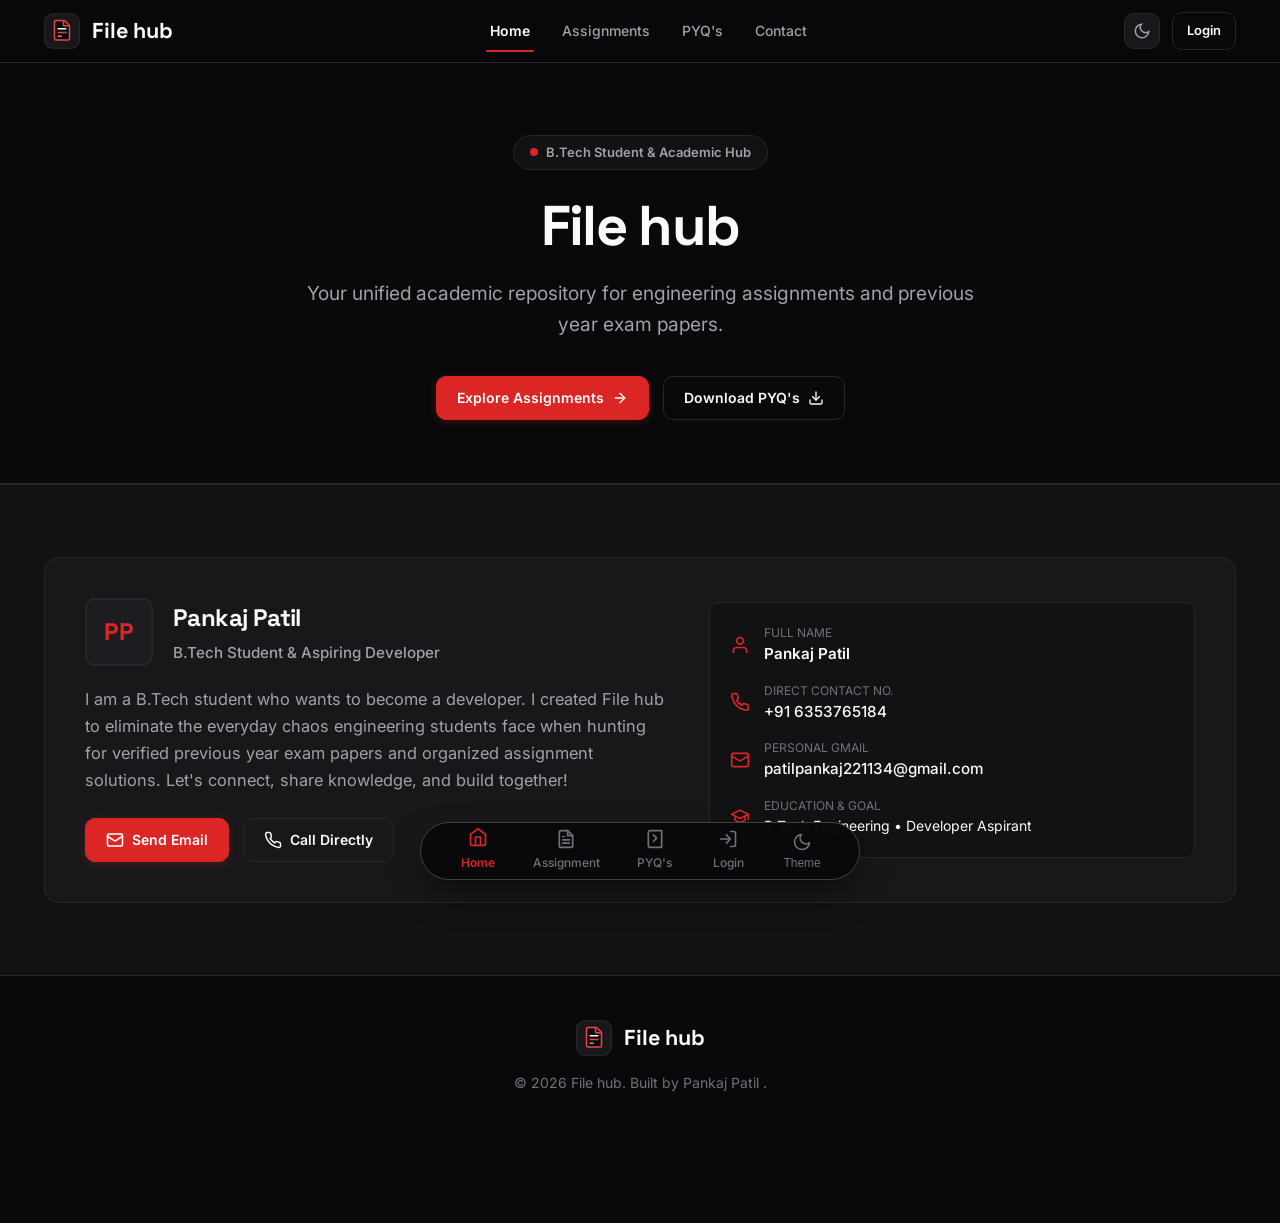
<file: index.html>
<!DOCTYPE html>
<html lang="en">
<head>
  <meta charset="UTF-8" />
  <meta name="viewport" content="width=device-width, initial-scale=1.0, viewport-fit=cover" />
  <title>File hub — Academic Resources & Previous Year Exam Papers</title>
  <meta name="description" content="File hub: The unified repository for engineering assignments and previous year question papers (PYQs) for B.Tech students." />
  <link rel="icon" href="assets/icons/logo.svg" type="image/svg+xml" />
  
  <!-- Preconnect to Google Fonts for Maximum Performance -->
  <link rel="preconnect" href="https://fonts.googleapis.com" />
  <link rel="preconnect" href="https://fonts.gstatic.com" crossorigin />
  <link href="https://fonts.googleapis.com/css2?family=Inter:wght@400;500;600;700&family=Space+Grotesk:wght@500;600;700&display=swap" rel="stylesheet" />

  <!-- Core Stylesheets -->
  <link rel="stylesheet" href="css/main.css" />
  <link rel="stylesheet" href="css/shadcn-components.css" />
  <link rel="stylesheet" href="css/animations.css" />
</head>
<body>
  <!-- Responsive Site Header -->
  <header class="site-header">
    <div class="container nav-container">
      <a href="index.html" class="brand-logo" aria-label="File hub Homepage">
        <img src="assets/icons/logo.svg" alt="File hub Logo" width="34" height="34" class="brand-logo-img" />
        <span>File hub</span>
      </a>

      <!-- Desktop Navigation (Visible on screens >= 768px) -->
      <nav class="desktop-nav" aria-label="Main Navigation">
        <a href="index.html" class="desktop-nav-link active">Home</a>
        <a href="assignment.html" class="desktop-nav-link">Assignments</a>
        <a href="pyqs.html" class="desktop-nav-link">PYQ's</a>
        <a href="#contact" class="desktop-nav-link">Contact</a>
      </nav>

      <!-- Header Actions (Theme Toggle & Auth) -->
      <div class="header-actions">
        <button type="button" class="header-theme-toggle" id="header-theme-btn" aria-label="Switch Theme">
          <svg class="theme-icon-sun" width="18" height="18" viewBox="0 0 24 24" fill="none" stroke="currentColor" stroke-width="2">
            <circle cx="12" cy="12" r="5"></circle>
            <line x1="12" y1="1" x2="12" y2="3"></line>
            <line x1="12" y1="21" x2="12" y2="23"></line>
            <line x1="4.22" y1="4.22" x2="5.64" y2="5.64"></line>
            <line x1="18.36" y1="18.36" x2="19.78" y2="19.78"></line>
            <line x1="1" y1="12" x2="3" y2="12"></line>
            <line x1="21" y1="12" x2="23" y2="12"></line>
            <line x1="4.22" y1="19.78" x2="5.64" y2="18.36"></line>
            <line x1="18.36" y1="5.64" x2="19.78" y2="4.22"></line>
          </svg>
          <svg class="theme-icon-moon" width="18" height="18" viewBox="0 0 24 24" fill="none" stroke="currentColor" stroke-width="2">
            <path d="M21 12.79A9 9 0 1 1 11.21 3 7 7 0 0 0 21 12.79z"></path>
          </svg>
        </button>

        <div id="header-auth-action">
          <a href="login.html" id="header-login-btn" class="btn btn-outline" style="font-size: 0.8125rem; padding: 0.35rem 0.875rem; min-height: 38px;">
            Login
          </a>
        </div>
      </div>
    </div>
  </header>

  <main>
    <!-- Hero Section -->
    <section class="section hero-section">
      <div class="container motion-reveal is-revealed">
        <div class="hero-pill">
          <span class="hero-pill-dot"></span>
          <span>B.Tech Student &amp; Academic Hub</span>
        </div>
        
        <h1 class="hero-title">File hub</h1>
        
        <p class="hero-subtitle">
          Your unified academic repository for engineering assignments and previous year exam papers.
        </p>
        
        <div class="hero-actions">
          <a href="assignment.html" class="btn btn-accent">
            <span>Explore Assignments</span>
            <svg width="16" height="16" viewBox="0 0 24 24" fill="none" stroke="currentColor" stroke-width="2" stroke-linecap="round" stroke-linejoin="round">
              <path d="M5 12h14"></path>
              <path d="m12 5 7 7-7 7"></path>
            </svg>
          </a>
          <a href="pyqs.html" class="btn btn-outline">
            <span>Download PYQ's</span>
            <svg width="16" height="16" viewBox="0 0 24 24" fill="none" stroke="currentColor" stroke-width="2" stroke-linecap="round" stroke-linejoin="round">
              <path d="M21 15v4a2 2 0 0 1-2 2H5a2 2 0 0 1-2-2v-4"></path>
              <polyline points="7 10 12 15 17 10"></polyline>
              <line x1="12" y1="15" x2="12" y2="3"></line>
            </svg>
          </a>
        </div>
      </div>
    </section>

    <!-- Contact & About Section (Immediately Above Footer) -->
    <section id="contact" class="section contact-section">
      <div class="container">
        <div class="contact-card-container motion-reveal">
          <!-- Left Bio & Profile -->
          <div>
            <div class="contact-profile-header">
              <div class="contact-avatar">PP</div>
              <div>
                <h3 class="contact-name">Pankaj Patil</h3>
                <div class="contact-role">B.Tech Student &amp; Aspiring Developer</div>
              </div>
            </div>

            <p class="contact-summary">
              I am a B.Tech student who wants to become a developer. I created File hub to eliminate the everyday chaos engineering students face when hunting for verified previous year exam papers and organized assignment solutions. Let's connect, share knowledge, and build together!
            </p>

            <div class="hero-actions" style="justify-content: flex-start;">
              <a href="mailto:patilpankaj221134@gmail.com" class="btn btn-accent">
                <svg width="18" height="18" viewBox="0 0 24 24" fill="none" stroke="currentColor" stroke-width="2" stroke-linecap="round" stroke-linejoin="round">
                  <rect width="20" height="16" x="2" y="4" rx="2"></rect>
                  <path d="m22 7-8.97 5.7a1.94 1.94 0 0 1-2.06 0L2 7"></path>
                </svg>
                <span>Send Email</span>
              </a>
              <a href="tel:6353765184" class="btn btn-outline">
                <svg width="18" height="18" viewBox="0 0 24 24" fill="none" stroke="currentColor" stroke-width="2" stroke-linecap="round" stroke-linejoin="round">
                  <path d="M22 16.92v3a2 2 0 0 1-2.18 2 19.79 19.79 0 0 1-8.63-3.07 19.5 19.5 0 0 1-6-6 19.79 19.79 0 0 1-3.07-8.67A2 2 0 0 1 4.11 2h3a2 2 0 0 1 2 1.72 12.84 12.84 0 0 0 .7 2.81 2 2 0 0 1-.45 2.11L8.09 9.91a16 16 0 0 0 6 6l1.27-1.27a2 2 0 0 1 2.11-.45 12.84 12.84 0 0 0 2.81.7A2 2 0 0 1 22 16.92z"></path>
                </svg>
                <span>Call Directly</span>
              </a>
            </div>
          </div>

          <!-- Right Direct Contact Details -->
          <div class="contact-details-list">
            <div class="contact-detail-row">
              <svg class="contact-detail-icon" viewBox="0 0 24 24" fill="none" stroke="currentColor" stroke-width="2" stroke-linecap="round" stroke-linejoin="round">
                <path d="M20 21v-2a4 4 0 0 0-4-4H8a4 4 0 0 0-4 4v2"></path>
                <circle cx="12" cy="7" r="4"></circle>
              </svg>
              <div>
                <div style="font-size: 0.75rem; color: var(--text-muted); text-transform: uppercase;">Full Name</div>
                <div style="font-weight: 600; color: var(--text-primary);">Pankaj Patil</div>
              </div>
            </div>

            <div class="contact-detail-row">
              <svg class="contact-detail-icon" viewBox="0 0 24 24" fill="none" stroke="currentColor" stroke-width="2" stroke-linecap="round" stroke-linejoin="round">
                <path d="M22 16.92v3a2 2 0 0 1-2.18 2 19.79 19.79 0 0 1-8.63-3.07 19.5 19.5 0 0 1-6-6 19.79 19.79 0 0 1-3.07-8.67A2 2 0 0 1 4.11 2h3a2 2 0 0 1 2 1.72 12.84 12.84 0 0 0 .7 2.81 2 2 0 0 1-.45 2.11L8.09 9.91a16 16 0 0 0 6 6l1.27-1.27a2 2 0 0 1 2.11-.45 12.84 12.84 0 0 0 2.81.7A2 2 0 0 1 22 16.92z"></path>
              </svg>
              <div>
                <div style="font-size: 0.75rem; color: var(--text-muted); text-transform: uppercase;">Direct Contact No.</div>
                <a href="tel:6353765184" class="contact-detail-link">+91 6353765184</a>
              </div>
            </div>

            <div class="contact-detail-row">
              <svg class="contact-detail-icon" viewBox="0 0 24 24" fill="none" stroke="currentColor" stroke-width="2" stroke-linecap="round" stroke-linejoin="round">
                <rect width="20" height="16" x="2" y="4" rx="2"></rect>
                <path d="m22 7-8.97 5.7a1.94 1.94 0 0 1-2.06 0L2 7"></path>
              </svg>
              <div>
                <div style="font-size: 0.75rem; color: var(--text-muted); text-transform: uppercase;">Personal Gmail</div>
                <a href="mailto:patilpankaj221134@gmail.com" class="contact-detail-link">patilpankaj221134@gmail.com</a>
              </div>
            </div>

            <div class="contact-detail-row">
              <svg class="contact-detail-icon" viewBox="0 0 24 24" fill="none" stroke="currentColor" stroke-width="2" stroke-linecap="round" stroke-linejoin="round">
                <path d="M22 10v6M2 10l10-5 10 5-10 5z"></path>
                <path d="M6 12v5c3 3 9 3 12 0v-5"></path>
              </svg>
              <div>
                <div style="font-size: 0.75rem; color: var(--text-muted); text-transform: uppercase;">Education &amp; Goal</div>
                <div style="color: var(--text-primary); font-size: 0.875rem;">B.Tech Engineering • Developer Aspirant</div>
              </div>
            </div>
          </div>
        </div>
      </div>
    </section>
  </main>

  <!-- Clean Footer -->
  <footer class="site-footer">
    <div class="container footer-content">
      <a href="index.html" class="brand-logo" aria-label="File hub">
        <img src="assets/icons/logo.svg" alt="File hub Logo" width="28" height="28" class="brand-logo-img" />
        <span>File hub</span>
      </a>

      <p class="footer-copyright">
        &copy; 2026 File hub. Built by Pankaj Patil .
      </p>
    </div>
  </footer>

  <!-- Fixed App-Like Bottom Navigation Bar (Docked on Mobile, Floating Island on Desktop) -->
  <nav class="bottom-nav-bar" aria-label="Bottom Main Navigation">
    <div class="bottom-nav-inner">
      <a href="index.html" class="bottom-nav-item active">
        <svg viewBox="0 0 24 24" fill="none" stroke="currentColor" stroke-width="2" stroke-linecap="round" stroke-linejoin="round">
          <path d="m3 9 9-7 9 7v11a2 2 0 0 1-2 2H5a2 2 0 0 1-2-2z"></path>
          <polyline points="9 22 9 12 15 12 15 22"></polyline>
        </svg>
        <span>Home</span>
      </a>

      <a href="assignment.html" class="bottom-nav-item">
        <svg viewBox="0 0 24 24" fill="none" stroke="currentColor" stroke-width="2" stroke-linecap="round" stroke-linejoin="round">
          <path d="M14 2H6a2 2 0 0 0-2 2v16a2 2 0 0 0 2 2h12a2 2 0 0 0 2-2V8z"></path>
          <polyline points="14 2 14 8 20 8"></polyline>
          <line x1="16" y1="13" x2="8" y2="13"></line>
          <line x1="16" y1="17" x2="8" y2="17"></line>
          <polyline points="10 9 9 9 8 9"></polyline>
        </svg>
        <span>Assignment</span>
      </a>

      <a href="pyqs.html" class="bottom-nav-item">
        <svg viewBox="0 0 24 24" fill="none" stroke="currentColor" stroke-width="2" stroke-linecap="round" stroke-linejoin="round">
          <path d="M4 19.5v-15A2.5 2.5 0 0 1 6.5 2H20v20H6.5a2.5 2.5 0 0 1-2.5-2.5Z"></path>
          <polyline points="10 7 14 11 10 15"></polyline>
        </svg>
        <span>PYQ's</span>
      </a>

      <a href="login.html" id="bottom-nav-login" class="bottom-nav-item">
        <svg viewBox="0 0 24 24" fill="none" stroke="currentColor" stroke-width="2" stroke-linecap="round" stroke-linejoin="round">
          <path d="M15 3h4a2 2 0 0 1 2 2v14a2 2 0 0 1-2 2h-4M10 17l5-5-5-5M15 12H3"/>
        </svg>
        <span id="bottom-nav-login-text">Login</span>
      </a>

      <button type="button" id="bottom-nav-theme" class="bottom-nav-item" aria-label="Switch Theme">
        <svg class="theme-icon-sun" viewBox="0 0 24 24" fill="none" stroke="currentColor" stroke-width="2" stroke-linecap="round" stroke-linejoin="round">
          <circle cx="12" cy="12" r="5"></circle>
          <line x1="12" y1="1" x2="12" y2="3"></line>
          <line x1="12" y1="21" x2="12" y2="23"></line>
          <line x1="4.22" y1="4.22" x2="5.64" y2="5.64"></line>
          <line x1="18.36" y1="18.36" x2="19.78" y2="19.78"></line>
          <line x1="1" y1="12" x2="3" y2="12"></line>
          <line x1="21" y1="12" x2="23" y2="12"></line>
          <line x1="4.22" y1="19.78" x2="5.64" y2="18.36"></line>
          <line x1="18.36" y1="5.64" x2="19.78" y2="4.22"></line>
        </svg>
        <svg class="theme-icon-moon" viewBox="0 0 24 24" fill="none" stroke="currentColor" stroke-width="2" stroke-linecap="round" stroke-linejoin="round">
          <path d="M21 12.79A9 9 0 1 1 11.21 3 7 7 0 0 0 21 12.79z"></path>
        </svg>
        <span>Theme</span>
      </button>
    </div>
  </nav>

  <!-- Scripts -->
  <script src="js/firebase-config.js"></script>
  <script src="js/roadmap-data.js"></script>
  <script src="js/app.js"></script>
</body>
</html>
</file>
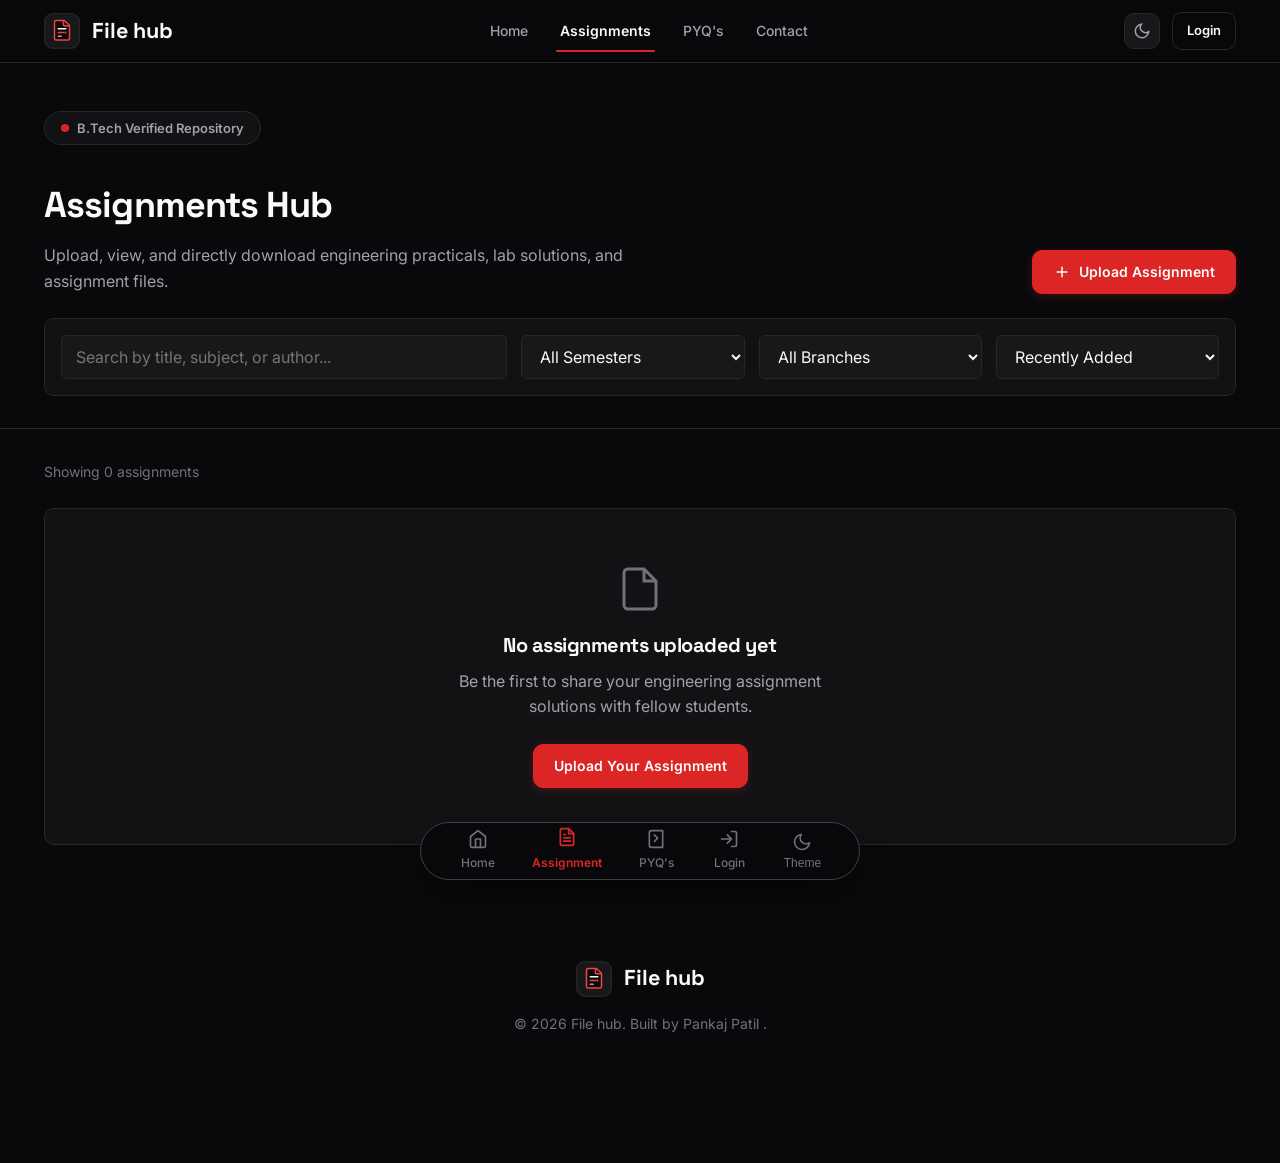
<file: assignment.html>
<!DOCTYPE html>
<html lang="en">
<head>
  <meta charset="UTF-8" />
  <meta name="viewport" content="width=device-width, initial-scale=1.0, viewport-fit=cover" />
  <title>Assignments Hub — File hub</title>
  <meta name="description" content="Search, view, download, and share verified B.Tech engineering assignments and solutions." />
  <link rel="icon" href="assets/icons/logo.svg" type="image/svg+xml" />
  
  <link rel="preconnect" href="https://fonts.googleapis.com" />
  <link rel="preconnect" href="https://fonts.gstatic.com" crossorigin />
  <link href="https://fonts.googleapis.com/css2?family=Inter:wght@400;500;600;700&family=Space+Grotesk:wght@500;600;700&display=swap" rel="stylesheet" />

  <link rel="stylesheet" href="css/main.css" />
  <link rel="stylesheet" href="css/shadcn-components.css" />
  <link rel="stylesheet" href="css/animations.css" />
  <style>
    .page-hero {
      padding: 3rem 0 2rem;
      border-bottom: 1px solid var(--border-color);
    }
    @media (max-width: 640px) {
      .page-hero {
        padding: 2rem 0 1.5rem;
      }
    }
    .hero-top-row {
      display: flex;
      justify-content: space-between;
      align-items: flex-end;
      flex-wrap: wrap;
      gap: 1.25rem;
    }
    @media (max-width: 640px) {
      .hero-top-row {
        flex-direction: column;
        align-items: stretch;
      }
      .hero-top-row .btn {
        width: 100%;
      }
    }
    .filters-bar {
      display: grid;
      grid-template-columns: 2fr 1fr 1fr 1fr;
      gap: 0.875rem;
      background-color: var(--bg-card);
      border: 1px solid var(--border-color);
      border-radius: var(--radius-md);
      padding: 1rem;
      margin-top: 1.5rem;
    }
    @media (max-width: 840px) {
      .filters-bar {
        grid-template-columns: 1fr 1fr;
      }
    }
    @media (max-width: 500px) {
      .filters-bar {
        grid-template-columns: 1fr;
        padding: 0.875rem;
        gap: 0.625rem;
      }
    }
    .assignment-grid {
      display: grid;
      grid-template-columns: repeat(3, 1fr);
      gap: 1.5rem;
      margin-top: 1.5rem;
    }
    @media (max-width: 1024px) {
      .assignment-grid {
        grid-template-columns: repeat(2, 1fr);
        gap: 1.25rem;
      }
    }
    @media (max-width: 640px) {
      .assignment-grid {
        grid-template-columns: 1fr;
        gap: 1rem;
      }
    }
    .action-group {
      display: flex;
      align-items: center;
      gap: 0.5rem;
      flex-wrap: wrap;
    }
    @media (max-width: 480px) {
      .card-action-bar {
        flex-direction: column;
        align-items: stretch !important;
        gap: 0.75rem !important;
      }
      .card-action-bar .action-group {
        display: grid;
        grid-template-columns: 1fr 1fr;
        gap: 0.5rem;
        width: 100%;
      }
      .card-action-bar .action-group .btn {
        width: 100%;
        justify-content: center;
      }
    }
  </style>
</head>
<body>
  <!-- Responsive Site Header -->
  <header class="site-header">
    <div class="container nav-container">
      <a href="index.html" class="brand-logo" aria-label="File hub Homepage">
        <img src="assets/icons/logo.svg" alt="File hub Logo" width="34" height="34" class="brand-logo-img" />
        <span>File hub</span>
      </a>

      <!-- Desktop Navigation -->
      <nav class="desktop-nav" aria-label="Main Navigation">
        <a href="index.html" class="desktop-nav-link">Home</a>
        <a href="assignment.html" class="desktop-nav-link active">Assignments</a>
        <a href="pyqs.html" class="desktop-nav-link">PYQ's</a>
        <a href="index.html#contact" class="desktop-nav-link">Contact</a>
      </nav>

      <!-- Header Actions -->
      <div class="header-actions">
        <button type="button" class="header-theme-toggle" id="header-theme-btn" aria-label="Switch Theme">
          <svg class="theme-icon-sun" width="18" height="18" viewBox="0 0 24 24" fill="none" stroke="currentColor" stroke-width="2">
            <circle cx="12" cy="12" r="5"></circle>
            <line x1="12" y1="1" x2="12" y2="3"></line>
            <line x1="12" y1="21" x2="12" y2="23"></line>
            <line x1="4.22" y1="4.22" x2="5.64" y2="5.64"></line>
            <line x1="18.36" y1="18.36" x2="19.78" y2="19.78"></line>
            <line x1="1" y1="12" x2="3" y2="12"></line>
            <line x1="21" y1="12" x2="23" y2="12"></line>
            <line x1="4.22" y1="19.78" x2="5.64" y2="18.36"></line>
            <line x1="18.36" y1="5.64" x2="19.78" y2="4.22"></line>
          </svg>
          <svg class="theme-icon-moon" width="18" height="18" viewBox="0 0 24 24" fill="none" stroke="currentColor" stroke-width="2">
            <path d="M21 12.79A9 9 0 1 1 11.21 3 7 7 0 0 0 21 12.79z"></path>
          </svg>
        </button>

        <div id="header-auth-action">
          <a href="login.html" id="header-login-btn" class="btn btn-outline" style="font-size: 0.8125rem; padding: 0.35rem 0.875rem; min-height: 38px;">
            Login
          </a>
        </div>
      </div>
    </div>
  </header>

  <main>
    <section class="page-hero">
      <div class="container">
        <div class="hero-top-row">
          <div>
            <div class="hero-pill">
              <span class="hero-pill-dot"></span>
              <span>B.Tech Verified Repository</span>
            </div>
            <h1 style="font-size: clamp(1.75rem, 4vw, 2.25rem); margin-top: 0.5rem; margin-bottom: 0.5rem;">Assignments Hub</h1>
            <p style="color: var(--text-secondary); max-width: 38rem;">Upload, view, and directly download engineering practicals, lab solutions, and assignment files.</p>
          </div>
          <button id="open-upload-btn" class="btn btn-accent">
            <svg width="18" height="18" viewBox="0 0 24 24" fill="none" stroke="currentColor" stroke-width="2">
              <line x1="12" y1="5" x2="12" y2="19"></line>
              <line x1="5" y1="12" x2="19" y2="12"></line>
            </svg>
            <span>Upload Assignment</span>
          </button>
        </div>

        <!-- Filter Controls -->
        <div class="filters-bar">
          <input type="text" id="search-input" class="input-control" placeholder="Search by title, subject, or author..." />
          <select id="semester-filter" class="input-control">
            <option value="">All Semesters</option>
            <option value="1">Semester 1</option>
            <option value="2">Semester 2</option>
            <option value="3">Semester 3</option>
            <option value="4">Semester 4</option>
            <option value="5">Semester 5</option>
            <option value="6">Semester 6</option>
            <option value="7">Semester 7</option>
            <option value="8">Semester 8</option>
          </select>
          <select id="branch-filter" class="input-control">
            <option value="">All Branches</option>
            <option value="Computer Science engineer">Computer Science engineer</option>
            <option value="Computer Science">Computer Science</option>
            <option value="AI ML">AI &amp; ML</option>
            <option value="Data Science">Data Science</option>
            <option value="IT">Information Tech</option>
            <option value="EC">Electronics &amp; Comm</option>
            <option value="Electrical">Electrical Eng</option>
          </select>
          <select id="sort-filter" class="input-control">
            <option value="newest">Recently Added</option>
            <option value="sem">Semester Order</option>
          </select>
        </div>
      </div>
    </section>

    <!-- Assignments Grid Container -->
    <section class="section" style="padding-top: 2rem;">
      <div class="container">
        <div id="results-count" style="font-size: 0.875rem; color: var(--text-muted); margin-bottom: 1rem;">
          Showing assignments
        </div>
        <div id="assignments-grid" class="assignment-grid">
          <!-- Dynamically populated via JS -->
        </div>
      </div>
    </section>
  </main>

  <!-- Upload Modal Dialog -->
  <div id="upload-dialog" class="dialog-overlay" role="dialog" aria-modal="true" aria-labelledby="upload-dialog-title">
    <div class="dialog-container" style="max-width: 32rem;">
      <div class="dialog-header">
        <div class="dialog-title-wrap">
          <h3 id="upload-dialog-title" class="dialog-title">Upload an Assignment</h3>
          <p class="dialog-subtitle">Share your files directly. Supports View and Instant Download.</p>
        </div>
        <button id="close-upload-btn" class="dialog-close-btn" aria-label="Close dialog">
          <svg width="20" height="20" viewBox="0 0 24 24" fill="none" stroke="currentColor" stroke-width="2">
            <line x1="18" y1="6" x2="6" y2="18"></line>
            <line x1="6" y1="6" x2="18" y2="18"></line>
          </svg>
        </button>
      </div>
      <form id="upload-form" class="dialog-body" style="gap: 1rem;">
        <div>
          <label style="display:block; font-size: 0.8125rem; font-weight: 600; margin-bottom: 0.375rem;">Assignment Title</label>
          <input type="text" id="up-title" class="input-control" placeholder="e.g. DSA Binary Trees Implementation" required />
        </div>
        <div class="form-row-2col">
          <div>
            <label style="display:block; font-size: 0.8125rem; font-weight: 600; margin-bottom: 0.375rem;">Subject Name</label>
            <input type="text" id="up-subject" class="input-control" placeholder="e.g. Data Structures" required />
          </div>
          <div>
            <label style="display:block; font-size: 0.8125rem; font-weight: 600; margin-bottom: 0.375rem;">Semester</label>
            <select id="up-sem" class="input-control" required>
              <option value="1">Semester 1</option>
              <option value="2">Semester 2</option>
              <option value="3" selected>Semester 3</option>
              <option value="4">Semester 4</option>
              <option value="5">Semester 5</option>
              <option value="6">Semester 6</option>
              <option value="7">Semester 7</option>
              <option value="8">Semester 8</option>
            </select>
          </div>
        </div>
        <div class="form-row-2col">
          <div>
            <label style="display:block; font-size: 0.8125rem; font-weight: 600; margin-bottom: 0.375rem;">Branch</label>
            <select id="up-branch" class="input-control" required>
              <option value="Computer Science engineer">Computer Science engineer</option>
              <option value="Computer Science">Computer Science</option>
              <option value="AI ML">AI ML</option>
              <option value="Data Science">Data Science</option>
              <option value="IT">IT</option>
              <option value="EC">EC</option>
              <option value="Electrical">Electrical</option>
            </select>
          </div>
          <div>
            <label style="display:block; font-size: 0.8125rem; font-weight: 600; margin-bottom: 0.375rem;">Assignment No.</label>
            <input type="number" id="up-num" class="input-control" placeholder="e.g. 1" min="1" max="20" required />
          </div>
        </div>
        <div>
          <label style="display:block; font-size: 0.8125rem; font-weight: 600; margin-bottom: 0.375rem;">Select Assignment File (PDF, Image, or Document)</label>
          <input type="file" id="up-file" class="input-control" accept=".pdf,.doc,.docx,.png,.jpg,.jpeg,.txt" required style="padding: 0.4rem;" />
        </div>
        <div id="upload-status" style="font-size: 0.875rem; color: #22c55e; display: none;">
          ✓ Assignment uploaded successfully!
        </div>
        <div class="dialog-footer" style="padding: 0.5rem 0 0 0; background: none; border: none; margin-top: 0.5rem;">
          <button type="submit" class="btn btn-accent btn-block">Publish Assignment</button>
        </div>
      </form>
    </div>
  </div>

  <!-- Clean Footer -->
  <footer class="site-footer">
    <div class="container footer-content">
      <a href="index.html" class="brand-logo" aria-label="File hub">
        <img src="assets/icons/logo.svg" alt="File hub Logo" width="28" height="28" class="brand-logo-img" />
        <span>File hub</span>
      </a>
      <p class="footer-copyright">
        &copy; 2026 File hub. Built by Pankaj Patil .
      </p>
    </div>
  </footer>

  <!-- Fixed App-Like Bottom Navigation Bar -->
  <nav class="bottom-nav-bar" aria-label="Bottom Main Navigation">
    <div class="bottom-nav-inner">
      <a href="index.html" class="bottom-nav-item">
        <svg viewBox="0 0 24 24" fill="none" stroke="currentColor" stroke-width="2" stroke-linecap="round" stroke-linejoin="round">
          <path d="m3 9 9-7 9 7v11a2 2 0 0 1-2 2H5a2 2 0 0 1-2-2z"></path>
          <polyline points="9 22 9 12 15 12 15 22"></polyline>
        </svg>
        <span>Home</span>
      </a>

      <a href="assignment.html" class="bottom-nav-item active">
        <svg viewBox="0 0 24 24" fill="none" stroke="currentColor" stroke-width="2" stroke-linecap="round" stroke-linejoin="round">
          <path d="M14 2H6a2 2 0 0 0-2 2v16a2 2 0 0 0 2 2h12a2 2 0 0 0 2-2V8z"></path>
          <polyline points="14 2 14 8 20 8"></polyline>
          <line x1="16" y1="13" x2="8" y2="13"></line>
          <line x1="16" y1="17" x2="8" y2="17"></line>
          <polyline points="10 9 9 9 8 9"></polyline>
        </svg>
        <span>Assignment</span>
      </a>

      <a href="pyqs.html" class="bottom-nav-item">
        <svg viewBox="0 0 24 24" fill="none" stroke="currentColor" stroke-width="2" stroke-linecap="round" stroke-linejoin="round">
          <path d="M4 19.5v-15A2.5 2.5 0 0 1 6.5 2H20v20H6.5a2.5 2.5 0 0 1-2.5-2.5Z"></path>
          <polyline points="10 7 14 11 10 15"></polyline>
        </svg>
        <span>PYQ's</span>
      </a>

      <a href="login.html" id="bottom-nav-login" class="bottom-nav-item">
        <svg viewBox="0 0 24 24" fill="none" stroke="currentColor" stroke-width="2" stroke-linecap="round" stroke-linejoin="round">
          <path d="M15 3h4a2 2 0 0 1 2 2v14a2 2 0 0 1-2 2h-4M10 17l5-5-5-5M15 12H3"/>
        </svg>
        <span id="bottom-nav-login-text">Login</span>
      </a>

      <button type="button" id="bottom-nav-theme" class="bottom-nav-item" aria-label="Switch Theme">
        <svg class="theme-icon-sun" viewBox="0 0 24 24" fill="none" stroke="currentColor" stroke-width="2" stroke-linecap="round" stroke-linejoin="round">
          <circle cx="12" cy="12" r="5"></circle>
          <line x1="12" y1="1" x2="12" y2="3"></line>
          <line x1="12" y1="21" x2="12" y2="23"></line>
          <line x1="4.22" y1="4.22" x2="5.64" y2="5.64"></line>
          <line x1="18.36" y1="18.36" x2="19.78" y2="19.78"></line>
          <line x1="1" y1="12" x2="3" y2="12"></line>
          <line x1="21" y1="12" x2="23" y2="12"></line>
          <line x1="4.22" y1="19.78" x2="5.64" y2="18.36"></line>
          <line x1="18.36" y1="5.64" x2="19.78" y2="4.22"></line>
        </svg>
        <svg class="theme-icon-moon" viewBox="0 0 24 24" fill="none" stroke="currentColor" stroke-width="2" stroke-linecap="round" stroke-linejoin="round">
          <path d="M21 12.79A9 9 0 1 1 11.21 3 7 7 0 0 0 21 12.79z"></path>
        </svg>
        <span>Theme</span>
      </button>
    </div>
  </nav>

  <!-- Scripts -->
  <script src="js/firebase-config.js"></script>
  <script>
    (function() {
      // Theme Toggle Engine
      const savedTheme = localStorage.getItem('filehub_theme');
      if (savedTheme === 'light') document.documentElement.classList.add('light');
      
      function toggleTheme() {
        const isLight = document.documentElement.classList.toggle('light');
        localStorage.setItem('filehub_theme', isLight ? 'light' : 'dark');
      }

      const bottomThemeBtn = document.getElementById('bottom-nav-theme');
      const headerThemeBtn = document.getElementById('header-theme-btn');
      if (bottomThemeBtn) bottomThemeBtn.addEventListener('click', toggleTheme);
      if (headerThemeBtn) headerThemeBtn.addEventListener('click', toggleTheme);

      // Auth state checking
      const user = window.FilehubAuth ? window.FilehubAuth.getUser() : null;
      if (user) {
        const loginLink = document.getElementById('bottom-nav-login');
        const loginText = document.getElementById('bottom-nav-login-text');
        const headerLoginBtn = document.getElementById('header-login-btn');
        if (loginLink) {
          loginLink.href = 'dashboard.html';
          loginLink.setAttribute('aria-label', 'Dashboard');
        }
        if (loginText) loginText.textContent = 'Dashboard';
        if (headerLoginBtn) {
          headerLoginBtn.href = 'dashboard.html';
          headerLoginBtn.textContent = 'Dashboard';
        }
      }

      const grid = document.getElementById('assignments-grid');
      const resultsCount = document.getElementById('results-count');
      const searchInput = document.getElementById('search-input');
      const semesterFilter = document.getElementById('semester-filter');
      const branchFilter = document.getElementById('branch-filter');
      const sortFilter = document.getElementById('sort-filter');

      function render() {
        const assignments = window.FilehubData ? window.FilehubData.getAssignments() : [];
        const query = (searchInput.value || '').toLowerCase().trim();
        const sem = semesterFilter.value;
        const branch = branchFilter.value;
        const sort = sortFilter.value;

        let filtered = assignments.filter(item => {
          const matchQuery = !query || 
            item.title.toLowerCase().includes(query) || 
            item.subject.toLowerCase().includes(query) ||
            (item.author && item.author.toLowerCase().includes(query));
          const matchSem = !sem || item.semester.toString() === sem;
          const matchBranch = !branch || item.branch === branch;
          return matchQuery && matchSem && matchBranch;
        });

        if (sort === 'newest') {
          filtered.sort((a, b) => new Date(b.date || 0) - new Date(a.date || 0));
        } else if (sort === 'sem') {
          filtered.sort((a, b) => a.semester - b.semester);
        }

        resultsCount.textContent = `Showing ${filtered.length} assignments`;

        if (filtered.length === 0) {
          grid.innerHTML = `
            <div style="grid-column: 1 / -1; text-align: center; padding: 3.5rem 1.5rem; background: var(--bg-card); border: 1px solid var(--border-color); border-radius: var(--radius-md);">
              <svg width="48" height="48" viewBox="0 0 24 24" fill="none" stroke="currentColor" stroke-width="1.5" style="margin: 0 auto 1rem; color: var(--text-muted);">
                <path d="M14 2H6a2 2 0 0 0-2 2v16a2 2 0 0 0 2 2h12a2 2 0 0 0 2-2V8z"></path>
                <polyline points="14 2 14 8 20 8"></polyline>
              </svg>
              <h3 style="font-size: 1.25rem; margin-bottom: 0.5rem;">No assignments uploaded yet</h3>
              <p style="color: var(--text-secondary); max-width: 24rem; margin: 0 auto 1.5rem;">Be the first to share your engineering assignment solutions with fellow students.</p>
              <button type="button" class="btn btn-accent" onclick="document.getElementById('open-upload-btn').click()">
                Upload Your Assignment
              </button>
            </div>
          `;
          return;
        }

        grid.innerHTML = filtered.map(item => `
          <div class="card" style="padding: 1.25rem; display: flex; flex-direction: column; justify-content: space-between;">
            <div>
              <div style="display: flex; justify-content: space-between; align-items: center; margin-bottom: 0.75rem; flex-wrap: wrap; gap: 0.35rem;">
                <span class="badge">Sem ${item.semester} • ${escapeHtml(item.branch)}</span>
                <span style="font-size: 0.75rem; color: var(--text-muted); font-weight: 600;">Asg #${item.number}</span>
              </div>
              <h3 style="font-size: 1.15rem; margin-bottom: 0.5rem; line-height: 1.35;">${escapeHtml(item.title)}</h3>
              <div style="font-size: 0.8125rem; color: var(--text-muted); margin-bottom: 0.5rem;">
                Subject: <strong style="color: var(--text-secondary);">${escapeHtml(item.subject)}</strong>
              </div>
              <div style="font-size: 0.75rem; color: var(--text-muted);">
                Shared by: <span style="color: var(--text-secondary); font-weight: 500;">${escapeHtml(item.author || 'Student')}</span>
              </div>
            </div>
            
            <div class="card-action-bar">
              <span style="font-size: 0.75rem; color: var(--text-muted);">${item.fileSize ? item.fileSize + ' • ' : ''}${item.fileName ? escapeHtml(item.fileName).slice(-15) : 'File'}</span>
              <div class="action-group">
                <button type="button" class="btn btn-outline" style="padding: 0.35rem 0.75rem; font-size: 0.8125rem; min-height: 38px;" onclick="viewAssignment('${item.id}')">
                  <svg width="14" height="14" viewBox="0 0 24 24" fill="none" stroke="currentColor" stroke-width="2">
                    <path d="M1 12s4-8 11-8 11 8 11 8-4 8-11 8-11-8-11-8z"></path>
                    <circle cx="12" cy="12" r="3"></circle>
                  </svg>
                  <span>View</span>
                </button>
                <button type="button" class="btn btn-accent" style="padding: 0.35rem 0.75rem; font-size: 0.8125rem; min-height: 38px;" onclick="downloadAssignment('${item.id}')">
                  <svg width="14" height="14" viewBox="0 0 24 24" fill="none" stroke="currentColor" stroke-width="2">
                    <path d="M21 15v4a2 2 0 0 1-2 2H5a2 2 0 0 1-2-2v-4"></path>
                    <polyline points="7 10 12 15 17 10"></polyline>
                    <line x1="12" y1="15" x2="12" y2="3"></line>
                  </svg>
                  <span>Download</span>
                </button>
                ${user ? `
                  <a href="dashboard.html" class="btn btn-outline" style="padding: 0.35rem 0.55rem; font-size: 0.75rem; min-height: 38px; border-color: var(--border-strong);" title="Modify in Dashboard">
                    Edit
                  </a>
                  <button type="button" class="btn btn-outline" style="padding: 0.35rem 0.55rem; font-size: 0.75rem; min-height: 38px; color: #ef4444; border-color: rgba(220,38,38,0.3);" onclick="deleteAssignmentInline('${item.id}', '${escapeAttr(item.title)}')">
                    Delete
                  </button>
                ` : ''}
              </div>
            </div>
          </div>
        `).join('');
      }

      window.viewAssignment = function(id) {
        const item = (window.FilehubData ? window.FilehubData.getAssignments() : []).find(a => a.id === id);
        if (!item || !item.fileData) {
          alert('File data is not available.');
          return;
        }
        const win = window.open();
        if (item.fileData.startsWith('data:image')) {
          win.document.write(`<title>${escapeHtml(item.title)}</title><body style="margin:0; background:#09090b; display:flex; justify-content:center; align-items:center; min-height:100vh;"><img src="${item.fileData}" style="max-width:90vw; max-height:90vh; border-radius:8px;" /></body>`);
        } else {
          win.document.write(`<title>${escapeHtml(item.title)}</title><body style="margin:0;"><iframe src="${item.fileData}" style="width:100vw; height:100vh; border:none;"></iframe></body>`);
        }
      };

      window.downloadAssignment = function(id) {
        const item = (window.FilehubData ? window.FilehubData.getAssignments() : []).find(a => a.id === id);
        if (!item || !item.fileData) {
          alert('File data is not available.');
          return;
        }
        const a = document.createElement('a');
        a.href = item.fileData;
        a.download = item.fileName || (item.title + '.pdf');
        document.body.appendChild(a);
        a.click();
        a.remove();
      };

      window.deleteAssignmentInline = function(id, title) {
        if (confirm(`Admin Action: Are you sure you want to delete "${title}"?`)) {
          window.FilehubData.deleteAssignment(id);
          render();
        }
      };

      searchInput.addEventListener('input', render);
      semesterFilter.addEventListener('change', render);
      branchFilter.addEventListener('change', render);
      sortFilter.addEventListener('change', render);

      // Upload Modal
      const uploadModal = document.getElementById('upload-dialog');
      document.getElementById('open-upload-btn').addEventListener('click', () => {
        uploadModal.classList.add('active');
        document.body.style.overflow = 'hidden';
      });
      document.getElementById('close-upload-btn').addEventListener('click', () => {
        uploadModal.classList.remove('active');
        document.body.style.overflow = '';
      });
      uploadModal.addEventListener('click', e => { 
        if (e.target === uploadModal) {
          uploadModal.classList.remove('active');
          document.body.style.overflow = '';
        }
      });

      document.getElementById('upload-form').addEventListener('submit', function(e) {
        e.preventDefault();
        const fileInput = document.getElementById('up-file');
        const file = fileInput.files[0];
        if (!file) return;

        const reader = new FileReader();
        reader.onload = function(evt) {
          const newAsg = {
            id: 'asg-' + Date.now(),
            title: document.getElementById('up-title').value.trim(),
            subject: document.getElementById('up-subject').value.trim(),
            semester: parseInt(document.getElementById('up-sem').value, 10),
            branch: document.getElementById('up-branch').value,
            number: parseInt(document.getElementById('up-num').value, 10),
            author: user ? user.name : 'Student Contributor',
            date: new Date().toISOString().split('T')[0],
            fileName: file.name,
            fileSize: (file.size / (1024 * 1024)).toFixed(1) + ' MB',
            fileData: evt.target.result
          };
          window.FilehubData.addAssignment(newAsg);
          const st = document.getElementById('upload-status');
          st.style.display = 'block';
          setTimeout(() => {
            st.style.display = 'none';
            uploadModal.classList.remove('active');
            document.body.style.overflow = '';
            document.getElementById('upload-form').reset();
            render();
          }, 800);
        };
        reader.readAsDataURL(file);
      });

      function escapeHtml(str) {
        return (str || '').replace(/[&<>"']/g, m => ({ '&':'&amp;','<':'&lt;','>':'&gt;','"':'&quot;',"'":'&#039;' })[m]);
      }
      function escapeAttr(str) {
        return (str || '').replace(/[&<>"']/g, m => ({ '&':'&amp;','<':'&lt;','>':'&gt;','"':'&quot;',"'":'&#039;' })[m]);
      }

      render();
    })();
  </script>
</body>
</html>
</file>
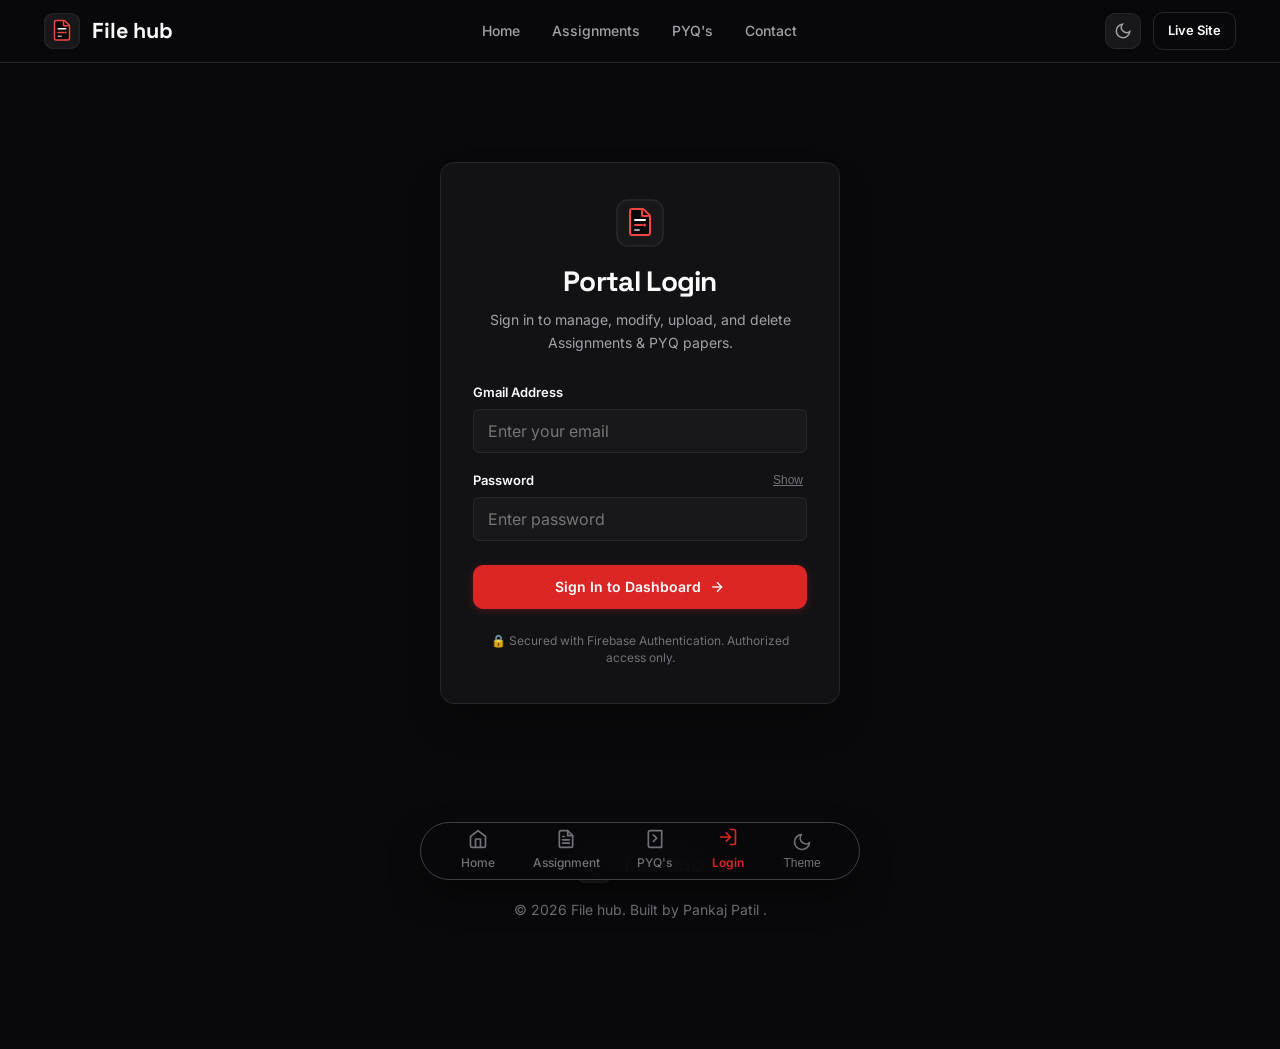
<file: dashboard.html>
<!DOCTYPE html>
<html lang="en">
<head>
  <meta charset="UTF-8" />
  <meta name="viewport" content="width=device-width, initial-scale=1.0, viewport-fit=cover" />
  <title>Management Dashboard — File hub</title>
  <meta name="description" content="File hub administrator control center. Upload, modify, and delete Assignments and Previous Year Question Papers (PYQs)." />
  <link rel="icon" href="assets/icons/logo.svg" type="image/svg+xml" />
  
  <link rel="preconnect" href="https://fonts.googleapis.com" />
  <link rel="preconnect" href="https://fonts.gstatic.com" crossorigin />
  <link href="https://fonts.googleapis.com/css2?family=Inter:wght@400;500;600;700&family=Space+Grotesk:wght@500;600;700&display=swap" rel="stylesheet" />

  <link rel="stylesheet" href="css/main.css" />
  <link rel="stylesheet" href="css/shadcn-components.css" />
  <link rel="stylesheet" href="css/animations.css" />
  <style>
    .dash-hero {
      padding: 2.25rem 0 1.5rem;
      border-bottom: 1px solid var(--border-color);
      background-color: var(--bg-card);
    }
    .user-badge-bar {
      display: flex;
      justify-content: space-between;
      align-items: center;
      flex-wrap: wrap;
      gap: 1rem;
      margin-top: 1.25rem;
      padding: 0.875rem 1.25rem;
      background: var(--bg-elevated);
      border: 1px solid var(--border-color);
      border-radius: var(--radius-md);
    }
    @media (max-width: 640px) {
      .user-badge-bar {
        flex-direction: column;
        align-items: flex-start;
        gap: 0.75rem;
        padding: 1rem;
      }
    }
    .tab-nav {
      display: flex;
      gap: 0.5rem;
      border-bottom: 1px solid var(--border-color);
      margin-top: 1.75rem;
      padding-bottom: 0;
      overflow-x: auto;
      -webkit-overflow-scrolling: touch;
      scrollbar-width: none;
      white-space: nowrap;
    }
    .tab-nav::-webkit-scrollbar {
      display: none;
    }
    .tab-btn {
      background: none;
      border: none;
      color: var(--text-secondary);
      font-family: var(--font-heading);
      font-weight: 600;
      font-size: 0.95rem;
      padding: 0.75rem 1.25rem;
      cursor: pointer;
      border-bottom: 2px solid transparent;
      transition: all 0.2s ease;
      display: inline-flex;
      align-items: center;
      gap: 0.5rem;
      flex-shrink: 0;
      -webkit-tap-highlight-color: transparent;
    }
    .tab-btn:hover {
      color: var(--text-primary);
    }
    .tab-btn.active {
      color: var(--text-primary);
      border-bottom-color: var(--btn-accent-bg);
    }
    .tab-content {
      display: none;
      padding-top: 1.5rem;
    }
    .tab-content.active {
      display: block;
    }
    .search-row {
      display: flex;
      justify-content: space-between;
      align-items: center;
      flex-wrap: wrap;
      gap: 0.75rem;
      margin-top: 1rem;
    }
    @media (max-width: 640px) {
      .search-row {
        flex-direction: column;
        align-items: stretch;
        gap: 0.75rem;
      }
      .search-row > div {
        max-width: 100% !important;
        width: 100%;
      }
      .search-row select,
      .search-row button {
        width: 100% !important;
      }
    }
    .table-actions {
      display: flex;
      align-items: center;
      gap: 0.375rem;
    }
    .btn-icon {
      padding: 0.4rem 0.65rem;
      font-size: 0.75rem;
      display: inline-flex;
      align-items: center;
      justify-content: center;
      gap: 0.3rem;
      border-radius: var(--radius-sm);
      min-height: 36px;
    }
    .btn-delete {
      background-color: rgba(220, 38, 38, 0.12);
      color: #ef4444;
      border: 1px solid rgba(220, 38, 38, 0.3);
    }
    .btn-delete:hover {
      background-color: #dc2626;
      color: #ffffff;
    }
    .btn-edit {
      background-color: var(--bg-elevated);
      color: var(--text-primary);
      border: 1px solid var(--border-color);
    }
    .btn-edit:hover {
      border-color: var(--border-strong);
      background-color: var(--bg-subtle);
    }
  </style>
</head>
<body>
  <!-- Responsive Site Header -->
  <header class="site-header">
    <div class="container nav-container">
      <a href="index.html" class="brand-logo" aria-label="File hub Homepage">
        <img src="assets/icons/logo.svg" alt="File hub Logo" width="34" height="34" class="brand-logo-img" />
        <span>File hub</span>
      </a>

      <!-- Desktop Navigation -->
      <nav class="desktop-nav" aria-label="Main Navigation">
        <a href="index.html" class="desktop-nav-link">Home</a>
        <a href="assignment.html" class="desktop-nav-link">Assignments</a>
        <a href="pyqs.html" class="desktop-nav-link">PYQ's</a>
        <a href="dashboard.html" class="desktop-nav-link active">Dashboard</a>
      </nav>

      <!-- Header Actions -->
      <div class="header-actions">
        <button type="button" class="header-theme-toggle" id="header-theme-btn" aria-label="Switch Theme">
          <svg class="theme-icon-sun" width="18" height="18" viewBox="0 0 24 24" fill="none" stroke="currentColor" stroke-width="2">
            <circle cx="12" cy="12" r="5"></circle>
            <line x1="12" y1="1" x2="12" y2="3"></line>
            <line x1="12" y1="21" x2="12" y2="23"></line>
            <line x1="4.22" y1="4.22" x2="5.64" y2="5.64"></line>
            <line x1="18.36" y1="18.36" x2="19.78" y2="19.78"></line>
            <line x1="1" y1="12" x2="3" y2="12"></line>
            <line x1="21" y1="12" x2="23" y2="12"></line>
            <line x1="4.22" y1="19.78" x2="5.64" y2="18.36"></line>
            <line x1="18.36" y1="5.64" x2="19.78" y2="4.22"></line>
          </svg>
          <svg class="theme-icon-moon" width="18" height="18" viewBox="0 0 24 24" fill="none" stroke="currentColor" stroke-width="2">
            <path d="M21 12.79A9 9 0 1 1 11.21 3 7 7 0 0 0 21 12.79z"></path>
          </svg>
        </button>

        <a href="index.html" class="btn btn-outline" style="font-size: 0.8125rem; padding: 0.35rem 0.875rem; min-height: 38px;">
          View Site
        </a>
        <button type="button" id="header-logout-btn" class="btn btn-accent" style="font-size: 0.8125rem; padding: 0.35rem 0.875rem; min-height: 38px;">
          Sign Out
        </button>
      </div>
    </div>
  </header>

  <main style="min-height: calc(100vh - 160px); min-height: calc(100dvh - 160px); padding-bottom: 5rem;">
    <!-- Dashboard Hero -->
    <section class="dash-hero">
      <div class="container">
        <div style="display: flex; justify-content: space-between; align-items: center; flex-wrap: wrap; gap: 1rem;">
          <div>
            <div class="hero-pill">
              <span class="hero-pill-dot"></span>
              <span>Logged In • Authorized Session</span>
            </div>
            <h1 style="font-size: clamp(1.65rem, 4vw, 2rem); margin-top: 0.5rem; margin-bottom: 0.25rem;">Admin Management Console</h1>
            <p style="color: var(--text-secondary); font-size: 0.95rem; max-width: 42rem;">
              Full control to upload, modify, view, download, and delete Assignments &amp; PYQ examination papers.
            </p>
          </div>
        </div>

        <div class="user-badge-bar">
          <div style="display: flex; align-items: center; gap: 0.75rem;">
            <div style="width: 40px; height: 40px; border-radius: 50%; background: var(--btn-accent-bg); color: #fff; display: flex; align-items: center; justify-content: center; font-weight: 700; font-family: var(--font-heading); flex-shrink: 0;" id="dash-avatar">
              PP
            </div>
            <div>
              <div style="font-weight: 700; font-size: 0.95rem;" id="dash-user-name">Pankaj Patil</div>
              <div style="font-size: 0.8125rem; color: var(--text-muted); word-break: break-all;" id="dash-user-email">patilpankaj221134@gmail.com</div>
            </div>
          </div>
          <div style="display: flex; align-items: center; gap: 0.5rem; flex-wrap: wrap;">
            <span class="badge" id="dash-role-badge">Super Admin (Primary)</span>
            <span class="badge badge-muted">Firebase Auth Active</span>
          </div>
        </div>

        <!-- Tab Switcher -->
        <div class="tab-nav">
          <button type="button" class="tab-btn active" id="tab-btn-asg" onclick="switchTab('asg')">
            <svg width="18" height="18" viewBox="0 0 24 24" fill="none" stroke="currentColor" stroke-width="2">
              <path d="M14 2H6a2 2 0 0 0-2 2v16a2 2 0 0 0 2 2h12a2 2 0 0 0 2-2V8z"></path>
              <polyline points="14 2 14 8 20 8"></polyline>
              <line x1="16" y1="13" x2="8" y2="13"></line>
              <line x1="16" y1="17" x2="8" y2="17"></line>
            </svg>
            <span>Assignments</span>
            <span class="badge" id="asg-count-badge">0</span>
          </button>

          <button type="button" class="tab-btn" id="tab-btn-pyq" onclick="switchTab('pyq')">
            <svg width="18" height="18" viewBox="0 0 24 24" fill="none" stroke="currentColor" stroke-width="2">
              <path d="M4 19.5v-15A2.5 2.5 0 0 1 6.5 2H20v20H6.5a2.5 2.5 0 0 1-2.5-2.5Z"></path>
              <polyline points="10 7 14 11 10 15"></polyline>
            </svg>
            <span>PYQ's Papers</span>
            <span class="badge" id="pyq-count-badge">0</span>
          </button>

          <button type="button" class="tab-btn" id="tab-btn-admins" onclick="switchTab('admins')" style="display: none;">
            <svg width="18" height="18" viewBox="0 0 24 24" fill="none" stroke="currentColor" stroke-width="2">
              <path d="M16 21v-2a4 4 0 0 0-4-4H6a4 4 0 0 0-4 4v2"></path>
              <circle cx="9" cy="7" r="4"></circle>
              <path d="M22 21v-2a4 4 0 0 0-3-3.87"></path>
              <path d="M16 3.13a4 4 0 0 1 0 7.75"></path>
            </svg>
            <span>Admin Management</span>
            <span class="badge" id="admins-count-badge">1</span>
          </button>
        </div>
      </div>
    </section>

    <div class="container">
      <!-- Tab 1: Assignments Management -->
      <section id="tab-asg" class="tab-content active">
        <div class="search-row">
          <div style="flex: 1; max-width: 22rem;">
            <input type="text" id="asg-search" class="input-control" placeholder="Search assignments by title or subject..." />
          </div>
          <div style="display: flex; gap: 0.5rem; align-items: center; flex-wrap: wrap;">
            <select id="asg-sem-filter" class="input-control" style="width: auto; min-width: 140px;">
              <option value="">All Semesters</option>
              <option value="1">Semester 1</option>
              <option value="2">Semester 2</option>
              <option value="3">Semester 3</option>
              <option value="4">Semester 4</option>
              <option value="5">Semester 5</option>
              <option value="6">Semester 6</option>
              <option value="7">Semester 7</option>
              <option value="8">Semester 8</option>
            </select>
            <button type="button" class="btn btn-accent" id="open-upload-asg-btn">
              <svg width="16" height="16" viewBox="0 0 24 24" fill="none" stroke="currentColor" stroke-width="2">
                <line x1="12" y1="5" x2="12" y2="19"></line>
                <line x1="5" y1="12" x2="19" y2="12"></line>
              </svg>
              <span>Upload Assignment</span>
            </button>
          </div>
        </div>

        <div class="data-table-wrap">
          <table class="data-table">
            <thead>
              <tr>
                <th>Assignment Title</th>
                <th>Subject</th>
                <th>Semester</th>
                <th>Branch</th>
                <th>File Size</th>
                <th>Actions (Modify / Delete)</th>
              </tr>
            </thead>
            <tbody id="asg-table-body">
              <!-- Rendered via JS with data-label for mobile responsive card adaptation -->
            </tbody>
          </table>
        </div>
      </section>

      <!-- Tab 2: PYQ's Management -->
      <section id="tab-pyq" class="tab-content">
        <div class="search-row">
          <div style="flex: 1; max-width: 22rem;">
            <input type="text" id="pyq-search" class="input-control" placeholder="Search PYQs by subject or title..." />
          </div>
          <div style="display: flex; gap: 0.5rem; align-items: center; flex-wrap: wrap;">
            <select id="pyq-sem-filter" class="input-control" style="width: auto; min-width: 140px;">
              <option value="">All Semesters</option>
              <option value="1">Semester 1</option>
              <option value="2">Semester 2</option>
              <option value="3">Semester 3</option>
              <option value="4">Semester 4</option>
              <option value="5">Semester 5</option>
              <option value="6">Semester 6</option>
              <option value="7">Semester 7</option>
              <option value="8">Semester 8</option>
            </select>
            <button type="button" class="btn btn-accent" id="open-upload-pyq-btn">
              <svg width="16" height="16" viewBox="0 0 24 24" fill="none" stroke="currentColor" stroke-width="2">
                <line x1="12" y1="5" x2="12" y2="19"></line>
                <line x1="5" y1="12" x2="19" y2="12"></line>
              </svg>
              <span>Upload PYQ Paper</span>
            </button>
          </div>
        </div>

        <div class="data-table-wrap">
          <table class="data-table">
            <thead>
              <tr>
                <th>Paper Title</th>
                <th>Subject</th>
                <th>Semester</th>
                <th>Exam &amp; Year</th>
                <th>File Info</th>
                <th>Actions (Modify / Delete)</th>
              </tr>
            </thead>
            <tbody id="pyq-table-body">
              <!-- Rendered via JS with data-label for mobile responsive card adaptation -->
            </tbody>
          </table>
        </div>
      </section>

      <!-- Tab 3: Admin Management (Restricted Exclusively to patilpankaj221134@gmail.com) -->
      <section id="tab-admins" class="tab-content">
        <div style="background: rgba(220, 38, 38, 0.08); border: 1px solid rgba(220, 38, 38, 0.25); border-radius: var(--radius-md); padding: 1.125rem 1.25rem; margin-bottom: 1.25rem; display: flex; align-items: center; justify-content: space-between; flex-wrap: wrap; gap: 1rem;">
          <div>
            <div style="font-weight: 700; color: #f87171; font-size: 1rem; display: flex; align-items: center; gap: 0.5rem;">
              <svg width="18" height="18" viewBox="0 0 24 24" fill="none" stroke="currentColor" stroke-width="2">
                <rect width="18" height="11" x="3" y="11" rx="2" ry="2"></rect>
                <path d="M7 11V7a5 5 0 0 1 10 0v4"></path>
              </svg>
              <span>Super Administrator Access Control</span>
            </div>
            <div style="font-size: 0.8125rem; color: var(--text-secondary); margin-top: 0.25rem; line-height: 1.4;">
              Exclusive to <strong>patilpankaj221134@gmail.com</strong>. Add new platform administrators, restrict access, or delete admins. Sub-admins can only upload &amp; manage Assignments and PYQs.
            </div>
          </div>
          <button type="button" class="btn btn-accent" id="open-add-admin-btn">
            <svg width="16" height="16" viewBox="0 0 24 24" fill="none" stroke="currentColor" stroke-width="2">
              <line x1="12" y1="5" x2="12" y2="19"></line>
              <line x1="5" y1="12" x2="19" y2="12"></line>
            </svg>
            <span>Add New Admin</span>
          </button>
        </div>

        <div class="search-row" style="margin-top: 0;">
          <div style="flex: 1; max-width: 22rem;">
            <input type="text" id="admin-search" class="input-control" placeholder="Search administrators by name or email..." />
          </div>
          <div id="admin-total-counter" style="font-size: 0.8125rem; color: var(--text-muted); font-weight: 600;">
            Showing 1 administrator
          </div>
        </div>

        <div class="data-table-wrap">
          <table class="data-table">
            <thead>
              <tr>
                <th>Administrator</th>
                <th>Gmail Address</th>
                <th>Role &amp; Scope</th>
                <th>Status</th>
                <th>Date Added</th>
                <th>Access Controls (Restrict / Delete)</th>
              </tr>
            </thead>
            <tbody id="admins-table-body">
              <!-- Rendered via JS with data-label for mobile responsive card adaptation -->
            </tbody>
          </table>
        </div>
      </section>
    </div>
  </main>

  <!-- MODAL: Upload Assignment -->
  <div id="modal-upload-asg" class="dialog-overlay" role="dialog" aria-modal="true">
    <div class="dialog-container" style="max-width: 32rem;">
      <div class="dialog-header">
        <div class="dialog-title-wrap">
          <h3 class="dialog-title">Upload Assignment</h3>
          <p class="dialog-subtitle">Add a new verified assignment with questions and solutions.</p>
        </div>
        <button class="dialog-close-btn" onclick="closeModal('modal-upload-asg')" aria-label="Close">
          <svg width="20" height="20" viewBox="0 0 24 24" fill="none" stroke="currentColor" stroke-width="2">
            <line x1="18" y1="6" x2="6" y2="18"></line>
            <line x1="6" y1="6" x2="18" y2="18"></line>
          </svg>
        </button>
      </div>
      <form id="form-upload-asg">
        <div class="dialog-body" style="gap: 1rem;">
          <div>
            <label style="display:block; font-size:0.8125rem; font-weight:600; margin-bottom:0.25rem;">Assignment Title</label>
            <input type="text" id="asg-up-title" class="input-control" placeholder="e.g. Data Structures Assignment 1 - Trees" required />
          </div>
          <div>
            <label style="display:block; font-size:0.8125rem; font-weight:600; margin-bottom:0.25rem;">Subject Name</label>
            <input type="text" id="asg-up-subject" class="input-control" placeholder="e.g. Data Structures &amp; Algorithms" required />
          </div>
          <div class="form-row-2col">
            <div>
              <label style="display:block; font-size:0.8125rem; font-weight:600; margin-bottom:0.25rem;">Semester</label>
              <select id="asg-up-sem" class="input-control" required>
                <option value="1">Semester 1</option>
                <option value="2">Semester 2</option>
                <option value="3" selected>Semester 3</option>
                <option value="4">Semester 4</option>
                <option value="5">Semester 5</option>
                <option value="6">Semester 6</option>
                <option value="7">Semester 7</option>
                <option value="8">Semester 8</option>
              </select>
            </div>
            <div>
              <label style="display:block; font-size:0.8125rem; font-weight:600; margin-bottom:0.25rem;">Assignment No.</label>
              <input type="number" id="asg-up-num" class="input-control" value="1" min="1" max="20" required />
            </div>
          </div>
          <div>
            <label style="display:block; font-size:0.8125rem; font-weight:600; margin-bottom:0.25rem;">Engineering Branch</label>
            <select id="asg-up-branch" class="input-control" required>
              <option value="Computer Engineering">Computer Engineering</option>
              <option value="Information Technology">Information Technology</option>
              <option value="Electronics & Communication">Electronics &amp; Communication</option>
              <option value="Mechanical Engineering">Mechanical Engineering</option>
              <option value="Civil Engineering">Civil Engineering</option>
              <option value="Electrical Engineering">Electrical Engineering</option>
            </select>
          </div>
          <div>
            <label style="display:block; font-size:0.8125rem; font-weight:600; margin-bottom:0.25rem;">Attach File (PDF, Word, or Image)</label>
            <input type="file" id="asg-up-file" class="input-control" accept=".pdf,.doc,.docx,image/*" required style="padding:0.4rem;" />
          </div>
        </div>
        <div class="dialog-footer">
          <button type="button" class="btn btn-outline" onclick="closeModal('modal-upload-asg')">Cancel</button>
          <button type="submit" class="btn btn-accent">Upload Assignment</button>
        </div>
      </form>
    </div>
  </div>

  <!-- MODAL: Modify / Edit Assignment -->
  <div id="modal-edit-asg" class="dialog-overlay" role="dialog" aria-modal="true">
    <div class="dialog-container" style="max-width: 32rem;">
      <div class="dialog-header">
        <div class="dialog-title-wrap">
          <h3 class="dialog-title">Modify Assignment</h3>
          <p class="dialog-subtitle">Update details or replace the attached file for this assignment.</p>
        </div>
        <button class="dialog-close-btn" onclick="closeModal('modal-edit-asg')" aria-label="Close">
          <svg width="20" height="20" viewBox="0 0 24 24" fill="none" stroke="currentColor" stroke-width="2">
            <line x1="18" y1="6" x2="6" y2="18"></line>
            <line x1="6" y1="6" x2="18" y2="18"></line>
          </svg>
        </button>
      </div>
      <form id="form-edit-asg">
        <input type="hidden" id="edit-asg-id" />
        <div class="dialog-body" style="gap: 1rem;">
          <div>
            <label style="display:block; font-size:0.8125rem; font-weight:600; margin-bottom:0.25rem;">Assignment Title</label>
            <input type="text" id="edit-asg-title" class="input-control" required />
          </div>
          <div>
            <label style="display:block; font-size:0.8125rem; font-weight:600; margin-bottom:0.25rem;">Subject Name</label>
            <input type="text" id="edit-asg-subject" class="input-control" required />
          </div>
          <div class="form-row-2col">
            <div>
              <label style="display:block; font-size:0.8125rem; font-weight:600; margin-bottom:0.25rem;">Semester</label>
              <select id="edit-asg-sem" class="input-control" required>
                <option value="1">Semester 1</option>
                <option value="2">Semester 2</option>
                <option value="3">Semester 3</option>
                <option value="4">Semester 4</option>
                <option value="5">Semester 5</option>
                <option value="6">Semester 6</option>
                <option value="7">Semester 7</option>
                <option value="8">Semester 8</option>
              </select>
            </div>
            <div>
              <label style="display:block; font-size:0.8125rem; font-weight:600; margin-bottom:0.25rem;">Assignment No.</label>
              <input type="number" id="edit-asg-num" class="input-control" min="1" max="20" required />
            </div>
          </div>
          <div>
            <label style="display:block; font-size:0.8125rem; font-weight:600; margin-bottom:0.25rem;">Engineering Branch</label>
            <select id="edit-asg-branch" class="input-control" required>
              <option value="Computer Engineering">Computer Engineering</option>
              <option value="Information Technology">Information Technology</option>
              <option value="Electronics & Communication">Electronics &amp; Communication</option>
              <option value="Mechanical Engineering">Mechanical Engineering</option>
              <option value="Civil Engineering">Civil Engineering</option>
              <option value="Electrical Engineering">Electrical Engineering</option>
            </select>
          </div>
          <div>
            <label style="display:block; font-size:0.8125rem; font-weight:600; margin-bottom:0.25rem;">Replace File (Optional — leave empty to keep existing)</label>
            <input type="file" id="edit-asg-file" class="input-control" accept=".pdf,.doc,.docx,image/*" style="padding:0.4rem;" />
            <span id="edit-asg-file-current" style="font-size:0.75rem; color:var(--text-muted); display:block; margin-top:0.25rem;"></span>
          </div>
        </div>
        <div class="dialog-footer">
          <button type="button" class="btn btn-outline" onclick="closeModal('modal-edit-asg')">Cancel</button>
          <button type="submit" class="btn btn-accent">Save Changes</button>
        </div>
      </form>
    </div>
  </div>

  <!-- MODAL: Upload PYQ -->
  <div id="modal-upload-pyq" class="dialog-overlay" role="dialog" aria-modal="true">
    <div class="dialog-container" style="max-width: 32rem;">
      <div class="dialog-header">
        <div class="dialog-title-wrap">
          <h3 class="dialog-title">Upload Examination Question Paper</h3>
          <p class="dialog-subtitle">Add official previous year examination paper with immediate download options.</p>
        </div>
        <button class="dialog-close-btn" onclick="closeModal('modal-upload-pyq')" aria-label="Close">
          <svg width="20" height="20" viewBox="0 0 24 24" fill="none" stroke="currentColor" stroke-width="2">
            <line x1="18" y1="6" x2="6" y2="18"></line>
            <line x1="6" y1="6" x2="18" y2="18"></line>
          </svg>
        </button>
      </div>
      <form id="form-upload-pyq">
        <div class="dialog-body" style="gap: 1rem;">
          <div>
            <label style="display:block; font-size:0.8125rem; font-weight:600; margin-bottom:0.25rem;">Paper Title</label>
            <input type="text" id="pyq-up-title" class="input-control" placeholder="e.g. End Semester Exam 2025" required />
          </div>
          <div>
            <label style="display:block; font-size:0.8125rem; font-weight:600; margin-bottom:0.25rem;">Subject Name</label>
            <input type="text" id="pyq-up-subject" class="input-control" placeholder="e.g. Operating Systems" required />
          </div>
          <div class="form-row-2col">
            <div>
              <label style="display:block; font-size:0.8125rem; font-weight:600; margin-bottom:0.25rem;">Semester</label>
              <select id="pyq-up-sem" class="input-control" required>
                <option value="1">Semester 1</option>
                <option value="2">Semester 2</option>
                <option value="3">Semester 3</option>
                <option value="4" selected>Semester 4</option>
                <option value="5">Semester 5</option>
                <option value="6">Semester 6</option>
                <option value="7">Semester 7</option>
                <option value="8">Semester 8</option>
              </select>
            </div>
            <div>
              <label style="display:block; font-size:0.8125rem; font-weight:600; margin-bottom:0.25rem;">Exam Year</label>
              <select id="pyq-up-year" class="input-control" required>
                <option value="2026">2026</option>
                <option value="2025" selected>2025</option>
                <option value="2024">2024</option>
                <option value="2023">2023</option>
              </select>
            </div>
          </div>
          <div>
            <label style="display:block; font-size:0.8125rem; font-weight:600; margin-bottom:0.25rem;">Examination Type</label>
            <select id="pyq-up-exam" class="input-control" required>
              <option value="Final / End-Sem">Final / End-Sem</option>
              <option value="Mid-Sem">Mid-Sem</option>
              <option value="Remedial / Backlog">Remedial / Backlog</option>
            </select>
          </div>
          <div>
            <label style="display:block; font-size:0.8125rem; font-weight:600; margin-bottom:0.25rem;">Attach Question Paper (PDF or Image)</label>
            <input type="file" id="pyq-up-file" class="input-control" accept=".pdf,image/*" required style="padding:0.4rem;" />
          </div>
        </div>
        <div class="dialog-footer">
          <button type="button" class="btn btn-outline" onclick="closeModal('modal-upload-pyq')">Cancel</button>
          <button type="submit" class="btn btn-accent">Upload Question Paper</button>
        </div>
      </form>
    </div>
  </div>

  <!-- MODAL: Modify / Edit PYQ -->
  <div id="modal-edit-pyq" class="dialog-overlay" role="dialog" aria-modal="true">
    <div class="dialog-container" style="max-width: 32rem;">
      <div class="dialog-header">
        <div class="dialog-title-wrap">
          <h3 class="dialog-title">Modify PYQ Paper</h3>
          <p class="dialog-subtitle">Update examination details or replace the question paper file.</p>
        </div>
        <button class="dialog-close-btn" onclick="closeModal('modal-edit-pyq')" aria-label="Close">
          <svg width="20" height="20" viewBox="0 0 24 24" fill="none" stroke="currentColor" stroke-width="2">
            <line x1="18" y1="6" x2="6" y2="18"></line>
            <line x1="6" y1="6" x2="18" y2="18"></line>
          </svg>
        </button>
      </div>
      <form id="form-edit-pyq">
        <input type="hidden" id="edit-pyq-id" />
        <div class="dialog-body" style="gap: 1rem;">
          <div>
            <label style="display:block; font-size:0.8125rem; font-weight:600; margin-bottom:0.25rem;">Paper Title</label>
            <input type="text" id="edit-pyq-title" class="input-control" required />
          </div>
          <div>
            <label style="display:block; font-size:0.8125rem; font-weight:600; margin-bottom:0.25rem;">Subject Name</label>
            <input type="text" id="edit-pyq-subject" class="input-control" required />
          </div>
          <div class="form-row-2col">
            <div>
              <label style="display:block; font-size:0.8125rem; font-weight:600; margin-bottom:0.25rem;">Semester</label>
              <select id="edit-pyq-sem" class="input-control" required>
                <option value="1">Semester 1</option>
                <option value="2">Semester 2</option>
                <option value="3">Semester 3</option>
                <option value="4">Semester 4</option>
                <option value="5">Semester 5</option>
                <option value="6">Semester 6</option>
                <option value="7">Semester 7</option>
                <option value="8">Semester 8</option>
              </select>
            </div>
            <div>
              <label style="display:block; font-size:0.8125rem; font-weight:600; margin-bottom:0.25rem;">Exam Year</label>
              <select id="edit-pyq-year" class="input-control" required>
                <option value="2026">2026</option>
                <option value="2025">2025</option>
                <option value="2024">2024</option>
                <option value="2023">2023</option>
                <option value="2022">2022</option>
              </select>
            </div>
          </div>
          <div>
            <label style="display:block; font-size:0.8125rem; font-weight:600; margin-bottom:0.25rem;">Examination Type</label>
            <select id="edit-pyq-exam" class="input-control" required>
              <option value="Final / End-Sem">Final / End-Sem</option>
              <option value="Mid-Sem">Mid-Sem</option>
              <option value="Remedial / Backlog">Remedial / Backlog</option>
            </select>
          </div>
          <div>
            <label style="display:block; font-size:0.8125rem; font-weight:600; margin-bottom:0.25rem;">Replace File (Optional — leave empty to keep existing)</label>
            <input type="file" id="edit-pyq-file" class="input-control" accept=".pdf,image/*" style="padding:0.4rem;" />
            <span id="edit-pyq-file-current" style="font-size:0.75rem; color:var(--text-muted); display:block; margin-top:0.25rem;"></span>
          </div>
        </div>
        <div class="dialog-footer">
          <button type="button" class="btn btn-outline" onclick="closeModal('modal-edit-pyq')">Cancel</button>
          <button type="submit" class="btn btn-accent">Save Changes</button>
        </div>
      </form>
    </div>
  </div>

  <!-- MODAL: Delete Confirmation -->
  <div id="modal-delete-confirm" class="dialog-overlay" role="dialog" aria-modal="true">
    <div class="dialog-container" style="max-width: 26rem;">
      <div class="dialog-header">
        <div class="dialog-title-wrap">
          <h3 class="dialog-title">Confirm Deletion</h3>
          <p class="dialog-subtitle">This item will be permanently removed.</p>
        </div>
        <button class="dialog-close-btn" onclick="closeModal('modal-delete-confirm')" aria-label="Close">
          <svg width="20" height="20" viewBox="0 0 24 24" fill="none" stroke="currentColor" stroke-width="2">
            <line x1="18" y1="6" x2="6" y2="18"></line>
            <line x1="6" y1="6" x2="18" y2="18"></line>
          </svg>
        </button>
      </div>
      <div class="dialog-body">
        <p style="font-size: 0.9375rem; color: var(--text-primary); line-height: 1.5;" id="delete-prompt-text">
          Are you sure you want to delete this record?
        </p>
      </div>
      <div class="dialog-footer">
        <button type="button" class="btn btn-outline" onclick="closeModal('modal-delete-confirm')">Cancel</button>
        <button type="button" class="btn btn-accent" id="confirm-delete-btn" style="background:#dc2626;">Permanently Delete</button>
      </div>
    </div>
  </div>

  <!-- MODAL: Add New Admin (Super Admin Only) -->
  <div id="modal-add-admin" class="dialog-overlay" role="dialog" aria-modal="true">
    <div class="dialog-container" style="max-width: 30rem;">
      <div class="dialog-header">
        <div class="dialog-title-wrap">
          <h3 class="dialog-title">Add New Admin</h3>
          <p class="dialog-subtitle">Grant platform admin permissions to upload &amp; manage assignments and PYQs.</p>
        </div>
        <button class="dialog-close-btn" onclick="closeModal('modal-add-admin')" aria-label="Close">
          <svg width="20" height="20" viewBox="0 0 24 24" fill="none" stroke="currentColor" stroke-width="2">
            <line x1="18" y1="6" x2="6" y2="18"></line>
            <line x1="6" y1="6" x2="18" y2="18"></line>
          </svg>
        </button>
      </div>
      <form id="form-add-admin">
        <div class="dialog-body" style="gap: 1rem;">
          <div id="add-admin-error" style="display: none; padding: 0.5rem 0.75rem; border-radius: var(--radius-sm); background: rgba(220, 38, 38, 0.15); border: 1px solid rgba(220, 38, 38, 0.3); color: #f87171; font-size: 0.8125rem;"></div>
          <div>
            <label style="display:block; font-size:0.8125rem; font-weight:600; margin-bottom:0.25rem;">Admin Full Name</label>
            <input type="text" id="new-admin-name" class="input-control" placeholder="e.g. Rahul Sharma" required />
          </div>
          <div>
            <label style="display:block; font-size:0.8125rem; font-weight:600; margin-bottom:0.25rem;">Gmail Address</label>
            <input type="email" id="new-admin-email" class="input-control" placeholder="e.g. rahul.sharma@gmail.com" required />
          </div>
          <div>
            <label style="display:block; font-size:0.8125rem; font-weight:600; margin-bottom:0.25rem;">Temporary Password</label>
            <input type="password" id="new-admin-password" class="input-control" placeholder="Enter secure password" required minlength="6" />
          </div>
          <div style="font-size: 0.75rem; color: var(--text-muted); line-height: 1.4;">
            ℹ️ Sub-admins can upload, modify, and delete Assignments &amp; PYQs. They cannot manage, add, or delete other admins.
          </div>
        </div>
        <div class="dialog-footer">
          <button type="button" class="btn btn-outline" onclick="closeModal('modal-add-admin')">Cancel</button>
          <button type="submit" class="btn btn-accent">Create Admin Account</button>
        </div>
      </form>
    </div>
  </div>

  <!-- MODAL: Delete Admin Confirmation (Super Admin Only) -->
  <div id="modal-delete-admin" class="dialog-overlay" role="dialog" aria-modal="true">
    <div class="dialog-container" style="max-width: 26rem;">
      <div class="dialog-header">
        <div class="dialog-title-wrap">
          <h3 class="dialog-title">Revoke Admin Access</h3>
          <p class="dialog-subtitle">This admin account will be permanently removed.</p>
        </div>
        <button class="dialog-close-btn" onclick="closeModal('modal-delete-admin')" aria-label="Close">
          <svg width="20" height="20" viewBox="0 0 24 24" fill="none" stroke="currentColor" stroke-width="2">
            <line x1="18" y1="6" x2="6" y2="18"></line>
            <line x1="6" y1="6" x2="18" y2="18"></line>
          </svg>
        </button>
      </div>
      <div class="dialog-body">
        <p style="font-size: 0.9375rem; color: var(--text-primary); line-height: 1.5;" id="delete-admin-prompt-text">
          Are you sure you want to delete this admin account?
        </p>
      </div>
      <div class="dialog-footer">
        <button type="button" class="btn btn-outline" onclick="closeModal('modal-delete-admin')">Cancel</button>
        <button type="button" class="btn btn-accent" id="confirm-delete-admin-btn" style="background:#dc2626;">Permanently Revoke</button>
      </div>
    </div>
  </div>

  <!-- Clean Footer -->
  <footer class="site-footer">
    <div class="container footer-content">
      <a href="index.html" class="brand-logo" aria-label="File hub">
        <img src="assets/icons/logo.svg" alt="File hub Logo" width="28" height="28" class="brand-logo-img" />
        <span>File hub</span>
      </a>
      <p class="footer-copyright">
        &copy; 2026 File hub. Built by Pankaj Patil .
      </p>
    </div>
  </footer>

  <!-- Fixed App-Like Bottom Navigation Bar -->
  <nav class="bottom-nav-bar" aria-label="Bottom Main Navigation">
    <div class="bottom-nav-inner">
      <a href="index.html" class="bottom-nav-item">
        <svg viewBox="0 0 24 24" fill="none" stroke="currentColor" stroke-width="2" stroke-linecap="round" stroke-linejoin="round">
          <path d="m3 9 9-7 9 7v11a2 2 0 0 1-2 2H5a2 2 0 0 1-2-2z"></path>
          <polyline points="9 22 9 12 15 12 15 22"></polyline>
        </svg>
        <span>Home</span>
      </a>

      <a href="assignment.html" class="bottom-nav-item">
        <svg viewBox="0 0 24 24" fill="none" stroke="currentColor" stroke-width="2" stroke-linecap="round" stroke-linejoin="round">
          <path d="M14 2H6a2 2 0 0 0-2 2v16a2 2 0 0 0 2 2h12a2 2 0 0 0 2-2V8z"></path>
          <polyline points="14 2 14 8 20 8"></polyline>
          <line x1="16" y1="13" x2="8" y2="13"></line>
          <line x1="16" y1="17" x2="8" y2="17"></line>
        </svg>
        <span>Assignment</span>
      </a>

      <a href="pyqs.html" class="bottom-nav-item">
        <svg viewBox="0 0 24 24" fill="none" stroke="currentColor" stroke-width="2" stroke-linecap="round" stroke-linejoin="round">
          <path d="M4 19.5v-15A2.5 2.5 0 0 1 6.5 2H20v20H6.5a2.5 2.5 0 0 1-2.5-2.5Z"></path>
          <polyline points="10 7 14 11 10 15"></polyline>
        </svg>
        <span>PYQ's</span>
      </a>

      <a href="dashboard.html" class="bottom-nav-item active">
        <svg viewBox="0 0 24 24" fill="none" stroke="currentColor" stroke-width="2" stroke-linecap="round" stroke-linejoin="round">
          <rect x="3" y="3" width="7" height="7"></rect>
          <rect x="14" y="3" width="7" height="7"></rect>
          <rect x="14" y="14" width="7" height="7"></rect>
          <rect x="3" y="14" width="7" height="7"></rect>
        </svg>
        <span>Dashboard</span>
      </a>

      <button type="button" id="bottom-nav-theme" class="bottom-nav-item" aria-label="Switch Theme">
        <svg class="theme-icon-sun" viewBox="0 0 24 24" fill="none" stroke="currentColor" stroke-width="2" stroke-linecap="round" stroke-linejoin="round">
          <circle cx="12" cy="12" r="5"></circle>
          <line x1="12" y1="1" x2="12" y2="3"></line>
          <line x1="12" y1="21" x2="12" y2="23"></line>
          <line x1="4.22" y1="4.22" x2="5.64" y2="5.64"></line>
          <line x1="18.36" y1="18.36" x2="19.78" y2="19.78"></line>
          <line x1="1" y1="12" x2="3" y2="12"></line>
          <line x1="21" y1="12" x2="23" y2="12"></line>
          <line x1="4.22" y1="19.78" x2="5.64" y2="18.36"></line>
          <line x1="18.36" y1="5.64" x2="19.78" y2="4.22"></line>
        </svg>
        <svg class="theme-icon-moon" viewBox="0 0 24 24" fill="none" stroke="currentColor" stroke-width="2" stroke-linecap="round" stroke-linejoin="round">
          <path d="M21 12.79A9 9 0 1 1 11.21 3 7 7 0 0 0 21 12.79z"></path>
        </svg>
        <span>Theme</span>
      </button>
    </div>
  </nav>

  <!-- Scripts -->
  <script src="js/firebase-config.js"></script>
  <script>
    // Require Authentication
    window.FilehubAuth.requireAuth();

    (function() {
      // Theme Toggle Engine
      const savedTheme = localStorage.getItem('filehub_theme');
      if (savedTheme === 'light') document.documentElement.classList.add('light');
      
      function toggleTheme() {
        const isLight = document.documentElement.classList.toggle('light');
        localStorage.setItem('filehub_theme', isLight ? 'light' : 'dark');
      }

      const bottomThemeBtn = document.getElementById('bottom-nav-theme');
      const headerThemeBtn = document.getElementById('header-theme-btn');
      if (bottomThemeBtn) bottomThemeBtn.addEventListener('click', toggleTheme);
      if (headerThemeBtn) headerThemeBtn.addEventListener('click', toggleTheme);

      // User details & Multi-Tier Role Check
      const user = window.FilehubAuth.getUser();
      const isSuper = user && window.FilehubAuth.isSuperAdmin(user.email);
      const tabBtnAdmins = document.getElementById('tab-btn-admins');
      const tabAdmins = document.getElementById('tab-admins');
      const roleBadge = document.getElementById('dash-role-badge');
      const dashAvatar = document.getElementById('dash-avatar');

      if (user) {
        document.getElementById('dash-user-name').textContent = user.name || (isSuper ? 'Pankaj Patil' : 'Administrator');
        document.getElementById('dash-user-email').textContent = user.email;
        if (dashAvatar) {
          const initials = (user.name || (isSuper ? 'Pankaj Patil' : 'Admin')).split(' ').map(n => n[0]).join('').slice(0, 2).toUpperCase();
          dashAvatar.textContent = initials || 'AD';
        }
        if (roleBadge) {
          if (isSuper) {
            roleBadge.textContent = 'Super Admin (Primary)';
            roleBadge.className = 'badge';
          } else {
            roleBadge.textContent = 'Content Admin';
            roleBadge.className = 'badge badge-muted';
          }
        }
      }

      // Role Access Enforcement: Only patilpankaj221134@gmail.com can see and access Admin Management
      if (isSuper && tabBtnAdmins) {
        tabBtnAdmins.style.display = 'inline-flex';
      } else if (tabBtnAdmins) {
        tabBtnAdmins.style.display = 'none';
        if (tabAdmins) tabAdmins.remove(); // Completely purge from DOM for sub-admins
      }

      // Logout
      document.getElementById('header-logout-btn').addEventListener('click', function() {
        window.FilehubAuth.logout();
      });

      // Tab Switch
      window.switchTab = function(tab) {
        if (tab === 'admins' && !isSuper) {
          tab = 'asg';
        }
        document.getElementById('tab-btn-asg').classList.toggle('active', tab === 'asg');
        document.getElementById('tab-btn-pyq').classList.toggle('active', tab === 'pyq');
        if (tabBtnAdmins) tabBtnAdmins.classList.toggle('active', tab === 'admins');

        document.getElementById('tab-asg').classList.toggle('active', tab === 'asg');
        document.getElementById('tab-pyq').classList.toggle('active', tab === 'pyq');
        const activeTabAdmins = document.getElementById('tab-admins');
        if (activeTabAdmins) activeTabAdmins.classList.toggle('active', tab === 'admins');
      };

      // Modals
      window.openModal = function(id) {
        document.getElementById(id).classList.add('active');
        document.body.style.overflow = 'hidden';
      };
      window.closeModal = function(id) {
        document.getElementById(id).classList.remove('active');
        document.body.style.overflow = '';
      };

      // Close modal on backdrop click
      document.querySelectorAll('.dialog-overlay').forEach(modal => {
        modal.addEventListener('click', e => {
          if (e.target === modal) closeModal(modal.id);
        });
      });

      // --- ASSIGNMENTS CRUD ---
      const asgSearch = document.getElementById('asg-search');
      const asgSemFilter = document.getElementById('asg-sem-filter');
      const asgTableBody = document.getElementById('asg-table-body');
      const asgCountBadge = document.getElementById('asg-count-badge');

      function renderAssignments() {
        const query = (asgSearch.value || '').toLowerCase().trim();
        const sem = asgSemFilter.value;
        const all = window.FilehubData.getAssignments();
        
        asgCountBadge.textContent = all.length;

        const filtered = all.filter(a => {
          const matchQ = !query || a.title.toLowerCase().includes(query) || a.subject.toLowerCase().includes(query);
          const matchS = !sem || a.semester.toString() === sem;
          return matchQ && matchS;
        });

        if (filtered.length === 0) {
          asgTableBody.innerHTML = `
            <tr>
              <td colspan="6" style="text-align: center; padding: 2.5rem 1rem; color: var(--text-muted);">
                ${all.length === 0 ? 'No assignments uploaded yet. Click "+ Upload Assignment" above to add your first one.' : 'No assignments matching your search filter.'}
              </td>
            </tr>
          `;
          return;
        }

        asgTableBody.innerHTML = filtered.map(a => `
          <tr>
            <td data-label="Assignment Title" style="font-weight: 600;">
              <div>${escapeHtml(a.title)}</div>
              <div style="font-size: 0.75rem; color: var(--text-muted); font-weight: normal;">Asg #${a.number} • ${a.date || 'Recent'}</div>
            </td>
            <td data-label="Subject"><span class="badge badge-muted">${escapeHtml(a.subject)}</span></td>
            <td data-label="Semester">Sem ${a.semester}</td>
            <td data-label="Branch" style="font-size: 0.8125rem; color: var(--text-secondary);">${escapeHtml(a.branch)}</td>
            <td data-label="File Size" style="font-size: 0.75rem; color: var(--text-muted);">${a.fileSize || 'PDF'}</td>
            <td data-label="Actions">
              <div class="table-actions">
                <button type="button" class="btn btn-outline btn-icon" onclick="viewFile('${a.id}', 'asg')">
                  View
                </button>
                <button type="button" class="btn btn-outline btn-icon" onclick="downloadFile('${a.id}', 'asg')">
                  Download
                </button>
                <button type="button" class="btn btn-edit btn-icon" onclick="openEditAsg('${a.id}')">
                  Modify
                </button>
                <button type="button" class="btn btn-delete btn-icon" onclick="confirmDelete('${a.id}', 'asg', '${escapeAttr(a.title)}')">
                  Delete
                </button>
              </div>
            </td>
          </tr>
        `).join('');
      }

      asgSearch.addEventListener('input', renderAssignments);
      asgSemFilter.addEventListener('change', renderAssignments);

      // Upload Assignment Form
      document.getElementById('open-upload-asg-btn').addEventListener('click', () => openModal('modal-upload-asg'));
      document.getElementById('form-upload-asg').addEventListener('submit', function(e) {
        e.preventDefault();
        const fileInput = document.getElementById('asg-up-file');
        const file = fileInput.files[0];
        if (!file) return;

        const reader = new FileReader();
        reader.onload = function(evt) {
          const newAsg = {
            id: 'asg-' + Date.now(),
            title: document.getElementById('asg-up-title').value.trim(),
            subject: document.getElementById('asg-up-subject').value.trim(),
            semester: parseInt(document.getElementById('asg-up-sem').value, 10),
            number: parseInt(document.getElementById('asg-up-num').value, 10),
            branch: document.getElementById('asg-up-branch').value,
            author: user ? user.name : 'Pankaj Patil',
            date: new Date().toISOString().split('T')[0],
            fileName: file.name,
            fileSize: (file.size / (1024 * 1024)).toFixed(1) + ' MB',
            fileData: evt.target.result
          };
          window.FilehubData.addAssignment(newAsg);
          closeModal('modal-upload-asg');
          document.getElementById('form-upload-asg').reset();
          renderAssignments();
        };
        reader.readAsDataURL(file);
      });

      // Modify / Edit Assignment
      window.openEditAsg = function(id) {
        const item = window.FilehubData.getAssignments().find(a => a.id === id);
        if (!item) return;
        document.getElementById('edit-asg-id').value = item.id;
        document.getElementById('edit-asg-title').value = item.title;
        document.getElementById('edit-asg-subject').value = item.subject;
        document.getElementById('edit-asg-sem').value = item.semester;
        document.getElementById('edit-asg-num').value = item.number;
        document.getElementById('edit-asg-branch').value = item.branch;
        document.getElementById('edit-asg-file').value = '';
        document.getElementById('edit-asg-file-current').textContent = 'Current file: ' + (item.fileName || 'Attached file');
        openModal('modal-edit-asg');
      };

      document.getElementById('form-edit-asg').addEventListener('submit', function(e) {
        e.preventDefault();
        const id = document.getElementById('edit-asg-id').value;
        const fileInput = document.getElementById('edit-asg-file');
        const file = fileInput.files[0];

        const updatedFields = {
          title: document.getElementById('edit-asg-title').value.trim(),
          subject: document.getElementById('edit-asg-subject').value.trim(),
          semester: parseInt(document.getElementById('edit-asg-sem').value, 10),
          number: parseInt(document.getElementById('edit-asg-num').value, 10),
          branch: document.getElementById('edit-asg-branch').value
        };

        if (file) {
          const reader = new FileReader();
          reader.onload = function(evt) {
            updatedFields.fileName = file.name;
            updatedFields.fileSize = (file.size / (1024 * 1024)).toFixed(1) + ' MB';
            updatedFields.fileData = evt.target.result;
            window.FilehubData.updateAssignment(id, updatedFields);
            closeModal('modal-edit-asg');
            renderAssignments();
          };
          reader.readAsDataURL(file);
        } else {
          window.FilehubData.updateAssignment(id, updatedFields);
          closeModal('modal-edit-asg');
          renderAssignments();
        }
      });

      // --- PYQ'S CRUD ---
      const pyqSearch = document.getElementById('pyq-search');
      const pyqSemFilter = document.getElementById('pyq-sem-filter');
      const pyqTableBody = document.getElementById('pyq-table-body');
      const pyqCountBadge = document.getElementById('pyq-count-badge');

      function renderPYQs() {
        const query = (pyqSearch.value || '').toLowerCase().trim();
        const sem = pyqSemFilter.value;
        const all = window.FilehubData.getPYQs();

        pyqCountBadge.textContent = all.length;

        const filtered = all.filter(p => {
          const matchQ = !query || p.title.toLowerCase().includes(query) || p.subject.toLowerCase().includes(query);
          const matchS = !sem || p.semester.toString() === sem;
          return matchQ && matchS;
        });

        if (filtered.length === 0) {
          pyqTableBody.innerHTML = `
            <tr>
              <td colspan="6" style="text-align: center; padding: 2.5rem 1rem; color: var(--text-muted);">
                ${all.length === 0 ? 'No PYQ papers uploaded yet. Click "+ Upload PYQ Paper" above to add the first paper.' : 'No question papers matching your search filter.'}
              </td>
            </tr>
          `;
          return;
        }

        pyqTableBody.innerHTML = filtered.map(p => `
          <tr>
            <td data-label="Paper Title" style="font-weight: 600;">
              <div>${escapeHtml(p.title)}</div>
              <div style="font-size: 0.75rem; color: var(--text-muted); font-weight: normal;">Uploaded: ${p.uploadedAt ? p.uploadedAt.split('T')[0] : 'Recent'}</div>
            </td>
            <td data-label="Subject"><span class="badge badge-muted">${escapeHtml(p.subject)}</span></td>
            <td data-label="Semester">Sem ${p.semester}</td>
            <td data-label="Exam & Year">
              <span class="badge">${escapeHtml(p.examType)}</span>
              <span style="font-size: 0.8125rem; margin-left: 0.35rem; color: var(--text-secondary);">${p.year}</span>
            </td>
            <td data-label="File Info" style="font-size: 0.75rem; color: var(--text-muted);">${p.fileSize || 'PDF'}</td>
            <td data-label="Actions">
              <div class="table-actions">
                <button type="button" class="btn btn-outline btn-icon" onclick="viewFile('${p.id}', 'pyq')">
                  View
                </button>
                <button type="button" class="btn btn-outline btn-icon" onclick="downloadFile('${p.id}', 'pyq')">
                  Download
                </button>
                <button type="button" class="btn btn-edit btn-icon" onclick="openEditPyq('${p.id}')">
                  Modify
                </button>
                <button type="button" class="btn btn-delete btn-icon" onclick="confirmDelete('${p.id}', 'pyq', '${escapeAttr(p.title)}')">
                  Delete
                </button>
              </div>
            </td>
          </tr>
        `).join('');
      }

      pyqSearch.addEventListener('input', renderPYQs);
      pyqSemFilter.addEventListener('change', renderPYQs);

      // Upload PYQ Form
      document.getElementById('open-upload-pyq-btn').addEventListener('click', () => openModal('modal-upload-pyq'));
      document.getElementById('form-upload-pyq').addEventListener('submit', function(e) {
        e.preventDefault();
        const fileInput = document.getElementById('pyq-up-file');
        const file = fileInput.files[0];
        if (!file) return;

        const reader = new FileReader();
        reader.onload = function(evt) {
          const newPyq = {
            id: 'pyq-' + Date.now(),
            title: document.getElementById('pyq-up-title').value.trim(),
            subject: document.getElementById('pyq-up-subject').value.trim(),
            semester: parseInt(document.getElementById('pyq-up-sem').value, 10),
            year: parseInt(document.getElementById('pyq-up-year').value, 10),
            examType: document.getElementById('pyq-up-exam').value,
            fileName: file.name,
            fileSize: (file.size / (1024 * 1024)).toFixed(1) + ' MB',
            fileData: evt.target.result,
            uploadedAt: new Date().toISOString()
          };
          window.FilehubData.addPYQ(newPyq);
          closeModal('modal-upload-pyq');
          document.getElementById('form-upload-pyq').reset();
          renderPYQs();
        };
        reader.readAsDataURL(file);
      });

      // Modify / Edit PYQ
      window.openEditPyq = function(id) {
        const item = window.FilehubData.getPYQs().find(p => p.id === id);
        if (!item) return;
        document.getElementById('edit-pyq-id').value = item.id;
        document.getElementById('edit-pyq-title').value = item.title;
        document.getElementById('edit-pyq-subject').value = item.subject;
        document.getElementById('edit-pyq-sem').value = item.semester;
        document.getElementById('edit-pyq-year').value = item.year;
        document.getElementById('edit-pyq-exam').value = item.examType;
        document.getElementById('edit-pyq-file').value = '';
        document.getElementById('edit-pyq-file-current').textContent = 'Current file: ' + (item.fileName || 'Attached file');
        openModal('modal-edit-pyq');
      };

      document.getElementById('form-edit-pyq').addEventListener('submit', function(e) {
        e.preventDefault();
        const id = document.getElementById('edit-pyq-id').value;
        const fileInput = document.getElementById('edit-pyq-file');
        const file = fileInput.files[0];

        const updatedFields = {
          title: document.getElementById('edit-pyq-title').value.trim(),
          subject: document.getElementById('edit-pyq-subject').value.trim(),
          semester: parseInt(document.getElementById('edit-pyq-sem').value, 10),
          year: parseInt(document.getElementById('edit-pyq-year').value, 10),
          examType: document.getElementById('edit-pyq-exam').value
        };

        if (file) {
          const reader = new FileReader();
          reader.onload = function(evt) {
            updatedFields.fileName = file.name;
            updatedFields.fileSize = (file.size / (1024 * 1024)).toFixed(1) + ' MB';
            updatedFields.fileData = evt.target.result;
            window.FilehubData.updatePYQ(id, updatedFields);
            closeModal('modal-edit-pyq');
            renderPYQs();
          };
          reader.readAsDataURL(file);
        } else {
          window.FilehubData.updatePYQ(id, updatedFields);
          closeModal('modal-edit-pyq');
          renderPYQs();
        }
      });

      // --- GENERAL VIEW / DOWNLOAD / DELETE LOGIC ---
      window.viewFile = function(id, type) {
        const item = type === 'asg'
          ? window.FilehubData.getAssignments().find(a => a.id === id)
          : window.FilehubData.getPYQs().find(p => p.id === id);

        if (!item || !item.fileData) {
          alert('File content is not available.');
          return;
        }
        const win = window.open();
        if (item.fileData.startsWith('data:image')) {
          win.document.write(`<title>${escapeHtml(item.title)}</title><body style="margin:0; background:#09090b; display:flex; justify-content:center; align-items:center; min-height:100vh;"><img src="${item.fileData}" style="max-width:90vw; max-height:90vh; border-radius:8px;" /></body>`);
        } else {
          win.document.write(`<title>${escapeHtml(item.title)}</title><body style="margin:0;"><iframe src="${item.fileData}" style="width:100vw; height:100vh; border:none;"></iframe></body>`);
        }
      };

      window.downloadFile = function(id, type) {
        const item = type === 'asg'
          ? window.FilehubData.getAssignments().find(a => a.id === id)
          : window.FilehubData.getPYQs().find(p => p.id === id);

        if (!item || !item.fileData) {
          alert('File content is not available.');
          return;
        }
        const a = document.createElement('a');
        a.href = item.fileData;
        a.download = item.fileName || (item.title + '.pdf');
        document.body.appendChild(a);
        a.click();
        a.remove();
      };

      // Confirmation Modal for Deletion
      let pendingDelete = null;
      window.confirmDelete = function(id, type, title) {
        pendingDelete = { id, type };
        document.getElementById('delete-prompt-text').textContent = `Are you sure you want to permanently delete "${title}"? This action cannot be reversed.`;
        openModal('modal-delete-confirm');
      };

      document.getElementById('confirm-delete-btn').addEventListener('click', function() {
        if (!pendingDelete) return;
        if (pendingDelete.type === 'asg') {
          window.FilehubData.deleteAssignment(pendingDelete.id);
          renderAssignments();
        } else if (pendingDelete.type === 'pyq') {
          window.FilehubData.deletePYQ(pendingDelete.id);
          renderPYQs();
        }
        pendingDelete = null;
        closeModal('modal-delete-confirm');
      });

      function escapeHtml(str) {
        return (str || '').replace(/[&<>"']/g, m => ({ '&':'&amp;','<':'&lt;','>':'&gt;','"':'&quot;',"'":'&#039;' })[m]);
      }
      function escapeAttr(str) {
        return (str || '').replace(/[&<>"']/g, m => ({ '&':'&amp;','<':'&lt;','>':'&gt;','"':'&quot;',"'":'&#039;' })[m]);
      }

      // --- SUPER ADMIN: ADMIN MANAGEMENT (patilpankaj221134@gmail.com exclusive) ---
      const adminSearch = document.getElementById('admin-search');
      const adminsTableBody = document.getElementById('admins-table-body');
      const adminsCountBadge = document.getElementById('admins-count-badge');
      const adminTotalCounter = document.getElementById('admin-total-counter');

      function renderAdmins() {
        if (!isSuper || !adminsTableBody) return;
        const query = (adminSearch ? adminSearch.value : '').toLowerCase().trim();
        const managed = window.FilehubAuth.getManagedAdmins();

        if (adminsCountBadge) adminsCountBadge.textContent = (managed.length + 1).toString();
        if (adminTotalCounter) adminTotalCounter.textContent = `Showing ${managed.length + 1} total administrators`;

        let superAdminMatches = !query || 
          "pankaj patil".includes(query) || 
          "patilpankaj221134@gmail.com".includes(query);

        let filteredManaged = managed.filter(a => {
          return !query || 
            (a.name && a.name.toLowerCase().includes(query)) || 
            (a.email && a.email.toLowerCase().includes(query));
        });

        let rowsHtml = '';

        if (superAdminMatches) {
          rowsHtml += `
            <tr style="background: rgba(220, 38, 38, 0.04);">
              <td data-label="Administrator" style="font-weight: 700;">
                <div style="display: flex; align-items: center; gap: 0.5rem;">
                  <span>Pankaj Patil</span>
                  <span class="badge" style="font-size: 0.6875rem;">Owner</span>
                </div>
              </td>
              <td data-label="Gmail Address"><span style="font-family: monospace; font-size: 0.8125rem;">patilpankaj221134@gmail.com</span></td>
              <td data-label="Role & Scope"><span class="badge">Full Platform Super Admin</span></td>
              <td data-label="Status"><span class="badge" style="background: rgba(34, 197, 94, 0.15); color: #22c55e; border-color: rgba(34, 197, 94, 0.3);">Active (Permanent)</span></td>
              <td data-label="Date Added" style="font-size: 0.75rem; color: var(--text-muted);">Creator</td>
              <td data-label="Access Controls">
                <span style="font-size: 0.75rem; color: var(--text-muted); font-weight: 600;">🔒 Primary Admin</span>
              </td>
            </tr>
          `;
        }

        filteredManaged.forEach(a => {
          const isActive = a.status === 'active';
          rowsHtml += `
            <tr>
              <td data-label="Administrator" style="font-weight: 600;">
                <div>${escapeHtml(a.name)}</div>
              </td>
              <td data-label="Gmail Address"><span style="font-family: monospace; font-size: 0.8125rem;">${escapeHtml(a.email)}</span></td>
              <td data-label="Role & Scope"><span class="badge badge-muted">Content Admin</span></td>
              <td data-label="Status">
                ${isActive 
                  ? `<span class="badge" style="background: rgba(34, 197, 94, 0.15); color: #22c55e; border-color: rgba(34, 197, 94, 0.3);">Active</span>` 
                  : `<span class="badge" style="background: rgba(239, 68, 68, 0.15); color: #ef4444; border-color: rgba(239, 68, 68, 0.3);">Restricted</span>`
                }
              </td>
              <td data-label="Date Added" style="font-size: 0.75rem; color: var(--text-muted);">${a.createdAt ? a.createdAt.split('T')[0] : 'Recent'}</td>
              <td data-label="Access Controls">
                <div class="table-actions">
                  <button type="button" class="btn btn-outline btn-icon" style="${isActive ? 'color: #f59e0b; border-color: rgba(245, 158, 11, 0.4);' : 'color: #22c55e; border-color: rgba(34, 197, 94, 0.4);'}" onclick="toggleAdminStatus('${a.id}')">
                    ${isActive ? 'Restrict' : 'Activate'}
                  </button>
                  <button type="button" class="btn btn-delete btn-icon" onclick="confirmDeleteAdmin('${a.id}', '${escapeAttr(a.name)}', '${escapeAttr(a.email)}')">
                    Delete
                  </button>
                </div>
              </td>
            </tr>
          `;
        });

        if (!superAdminMatches && filteredManaged.length === 0) {
          rowsHtml = `
            <tr>
              <td colspan="6" style="text-align: center; padding: 2.5rem 1rem; color: var(--text-muted);">
                No administrators found matching your search.
              </td>
            </tr>
          `;
        }

        adminsTableBody.innerHTML = rowsHtml;
      }

      if (isSuper) {
        if (adminSearch) adminSearch.addEventListener('input', renderAdmins);

        // Open Add Admin Modal
        const openAddAdminBtn = document.getElementById('open-add-admin-btn');
        if (openAddAdminBtn) openAddAdminBtn.addEventListener('click', () => openModal('modal-add-admin'));

        // Form Add Admin
        const formAddAdmin = document.getElementById('form-add-admin');
        const addAdminError = document.getElementById('add-admin-error');
        if (formAddAdmin) {
          formAddAdmin.addEventListener('submit', function(e) {
            e.preventDefault();
            if (addAdminError) addAdminError.style.display = 'none';

            const name = document.getElementById('new-admin-name').value.trim();
            const email = document.getElementById('new-admin-email').value.trim();
            const password = document.getElementById('new-admin-password').value;

            const res = window.FilehubAuth.addManagedAdmin({ name, email, password });
            if (res.success) {
              closeModal('modal-add-admin');
              formAddAdmin.reset();
              renderAdmins();
            } else {
              if (addAdminError) {
                addAdminError.textContent = res.message;
                addAdminError.style.display = 'block';
              }
            }
          });
        }

        // Toggle Admin Status (Restrict / Unrestrict)
        window.toggleAdminStatus = function(id) {
          window.FilehubAuth.toggleRestrictAdmin(id);
          renderAdmins();
        };

        // Delete Admin
        let pendingDeleteAdminId = null;
        window.confirmDeleteAdmin = function(id, name, email) {
          pendingDeleteAdminId = id;
          document.getElementById('delete-admin-prompt-text').textContent = 
            `Are you sure you want to permanently revoke admin access for "${name}" (${email})? They will immediately lose access to the File hub admin portal.`;
          openModal('modal-delete-admin');
        };

        const confirmDeleteAdminBtn = document.getElementById('confirm-delete-admin-btn');
        if (confirmDeleteAdminBtn) {
          confirmDeleteAdminBtn.addEventListener('click', function() {
            if (pendingDeleteAdminId) {
              window.FilehubAuth.deleteManagedAdmin(pendingDeleteAdminId);
              pendingDeleteAdminId = null;
              closeModal('modal-delete-admin');
              renderAdmins();
            }
          });
        }
      }

      // Initial Render
      renderAssignments();
      renderPYQs();
      if (isSuper) {
        renderAdmins();
      }
    })();
  </script>
</body>
</html>
</file>
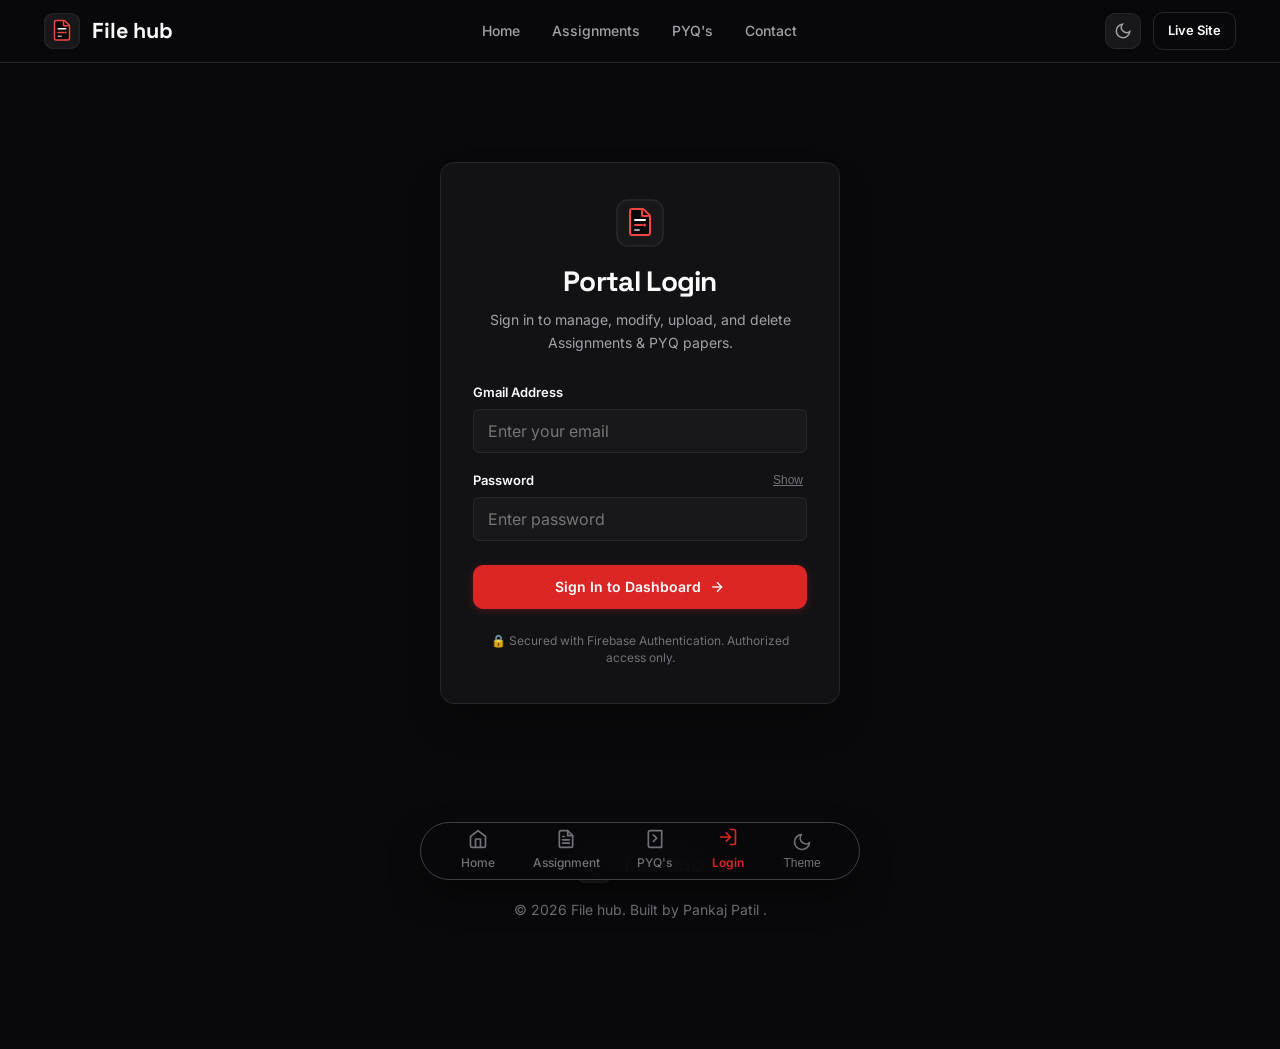
<file: login.html>
<!DOCTYPE html>
<html lang="en">
<head>
  <meta charset="UTF-8" />
  <meta name="viewport" content="width=device-width, initial-scale=1.0, viewport-fit=cover" />
  <title>Admin Login — File hub</title>
  <meta name="description" content="Sign in to the File hub administrator portal to manage, edit, upload, and delete assignments and PYQs." />
  <link rel="icon" href="assets/icons/logo.svg" type="image/svg+xml" />
  
  <link rel="preconnect" href="https://fonts.googleapis.com" />
  <link rel="preconnect" href="https://fonts.gstatic.com" crossorigin />
  <link href="https://fonts.googleapis.com/css2?family=Inter:wght@400;500;600;700&family=Space+Grotesk:wght@500;600;700&display=swap" rel="stylesheet" />

  <link rel="stylesheet" href="css/main.css" />
  <link rel="stylesheet" href="css/shadcn-components.css" />
  <link rel="stylesheet" href="css/animations.css" />
  <style>
    .login-container {
      min-height: calc(100vh - 160px);
      min-height: calc(100dvh - 160px);
      display: flex;
      align-items: center;
      justify-content: center;
      padding: 2.5rem 1rem;
    }
    .login-card {
      width: 100%;
      max-width: 25rem;
      background-color: var(--bg-card);
      border: 1px solid var(--border-color);
      border-radius: var(--radius-lg);
      padding: 2.25rem 2rem;
      box-shadow: 0 20px 40px -15px rgba(0, 0, 0, 0.4);
    }
    @media (max-width: 480px) {
      .login-card {
        padding: 1.5rem 1.25rem;
      }
    }
  </style>
</head>
<body>
  <!-- Responsive Site Header -->
  <header class="site-header">
    <div class="container nav-container">
      <a href="index.html" class="brand-logo" aria-label="File hub Homepage">
        <img src="assets/icons/logo.svg" alt="File hub Logo" width="34" height="34" class="brand-logo-img" />
        <span>File hub</span>
      </a>

      <!-- Desktop Navigation -->
      <nav class="desktop-nav" aria-label="Main Navigation">
        <a href="index.html" class="desktop-nav-link">Home</a>
        <a href="assignment.html" class="desktop-nav-link">Assignments</a>
        <a href="pyqs.html" class="desktop-nav-link">PYQ's</a>
        <a href="index.html#contact" class="desktop-nav-link">Contact</a>
      </nav>

      <!-- Header Actions -->
      <div class="header-actions">
        <button type="button" class="header-theme-toggle" id="header-theme-btn" aria-label="Switch Theme">
          <svg class="theme-icon-sun" width="18" height="18" viewBox="0 0 24 24" fill="none" stroke="currentColor" stroke-width="2">
            <circle cx="12" cy="12" r="5"></circle>
            <line x1="12" y1="1" x2="12" y2="3"></line>
            <line x1="12" y1="21" x2="12" y2="23"></line>
            <line x1="4.22" y1="4.22" x2="5.64" y2="5.64"></line>
            <line x1="18.36" y1="18.36" x2="19.78" y2="19.78"></line>
            <line x1="1" y1="12" x2="3" y2="12"></line>
            <line x1="21" y1="12" x2="23" y2="12"></line>
            <line x1="4.22" y1="19.78" x2="5.64" y2="18.36"></line>
            <line x1="18.36" y1="5.64" x2="19.78" y2="4.22"></line>
          </svg>
          <svg class="theme-icon-moon" width="18" height="18" viewBox="0 0 24 24" fill="none" stroke="currentColor" stroke-width="2">
            <path d="M21 12.79A9 9 0 1 1 11.21 3 7 7 0 0 0 21 12.79z"></path>
          </svg>
        </button>

        <div id="header-auth-action">
          <a href="index.html" class="btn btn-outline" style="font-size: 0.8125rem; padding: 0.35rem 0.875rem; min-height: 38px;">
            Live Site
          </a>
        </div>
      </div>
    </div>
  </header>

  <main class="login-container">
    <div class="login-card motion-reveal is-revealed">
      <div style="text-align: center; margin-bottom: 1.75rem;">
        <img src="assets/icons/logo.svg" alt="File hub Logo" width="48" height="48" style="margin: 0 auto 0.75rem;" />
        <h1 style="font-size: 1.75rem; margin-bottom: 0.35rem;">Portal Login</h1>
        <p style="font-size: 0.875rem; color: var(--text-secondary);">
          Sign in to manage, modify, upload, and delete Assignments &amp; PYQ papers.
        </p>
      </div>

      <!-- Logged-in State (If already authenticated) -->
      <div id="already-logged-in" style="display: none; text-align: center;">
        <div style="background: var(--bg-elevated); border: 1px solid var(--border-color); border-radius: var(--radius-md); padding: 1rem; margin-bottom: 1.25rem;">
          <div style="font-size: 0.75rem; text-transform: uppercase; color: var(--text-muted); font-weight: 700;">Active Session</div>
          <div id="user-display-email" style="font-weight: 700; color: var(--text-primary); font-size: 0.95rem; margin-top: 0.25rem; word-break: break-all;"></div>
          <div style="font-size: 0.8125rem; color: var(--btn-accent-bg); font-weight: 600; margin-top: 0.25rem;">Admin &amp; Manager</div>
        </div>
        <a href="dashboard.html" class="btn btn-accent btn-block" style="margin-bottom: 0.75rem;">
          Go to Management Console
        </a>
        <button type="button" id="logout-btn" class="btn btn-outline btn-block">
          Sign Out
        </button>
      </div>

      <!-- Login Form (Only Login, No Register) -->
      <form id="login-form" style="display: flex; flex-direction: column; gap: 1rem;">
        <div id="login-error" style="display: none; padding: 0.625rem 0.875rem; border-radius: var(--radius-sm); background: rgba(220, 38, 38, 0.15); border: 1px solid rgba(220, 38, 38, 0.3); color: #f87171; font-size: 0.8125rem;"></div>

        <div>
          <label for="login-email" style="display: block; font-size: 0.8125rem; font-weight: 600; margin-bottom: 0.375rem;">
            Gmail Address
          </label>
          <input 
            type="email" 
            id="login-email" 
            class="input-control" 
            value=""
            placeholder="Enter your email" 
            required 
            autocomplete="email" 
          />
        </div>

        <div>
          <div style="display: flex; justify-content: space-between; align-items: center; margin-bottom: 0.375rem;">
            <label for="login-password" style="font-size: 0.8125rem; font-weight: 600;">
              Password
            </label>
            <button type="button" id="toggle-pwd-btn" style="background: none; border: none; font-size: 0.75rem; color: var(--text-muted); cursor: pointer; text-decoration: underline; padding: 0.25rem;">
              Show
            </button>
          </div>
          <input 
            type="password" 
            id="login-password" 
            class="input-control" 
            placeholder="Enter password" 
            required 
            autocomplete="current-password" 
          />
        </div>

        <button type="submit" id="submit-login-btn" class="btn btn-accent btn-block" style="margin-top: 0.5rem;">
          <span>Sign In to Dashboard</span>
          <svg width="16" height="16" viewBox="0 0 24 24" fill="none" stroke="currentColor" stroke-width="2">
            <path d="M5 12h14"></path>
            <path d="m12 5 7 7-7 7"></path>
          </svg>
        </button>

        <div style="font-size: 0.75rem; color: var(--text-muted); text-align: center; margin-top: 0.5rem; line-height: 1.4;">
          🔒 Secured with Firebase Authentication. Authorized access only.
        </div>
      </form>
    </div>
  </main>

  <!-- Clean Footer -->
  <footer class="site-footer">
    <div class="container footer-content">
      <a href="index.html" class="brand-logo" aria-label="File hub">
        <img src="assets/icons/logo.svg" alt="File hub Logo" width="28" height="28" class="brand-logo-img" />
        <span>File hub</span>
      </a>
      <p class="footer-copyright">
        &copy; 2026 File hub. Built by Pankaj Patil .
      </p>
    </div>
  </footer>

  <!-- Fixed App-Like Bottom Navigation Bar -->
  <nav class="bottom-nav-bar" aria-label="Bottom Main Navigation">
    <div class="bottom-nav-inner">
      <a href="index.html" class="bottom-nav-item">
        <svg viewBox="0 0 24 24" fill="none" stroke="currentColor" stroke-width="2" stroke-linecap="round" stroke-linejoin="round">
          <path d="m3 9 9-7 9 7v11a2 2 0 0 1-2 2H5a2 2 0 0 1-2-2z"></path>
          <polyline points="9 22 9 12 15 12 15 22"></polyline>
        </svg>
        <span>Home</span>
      </a>

      <a href="assignment.html" class="bottom-nav-item">
        <svg viewBox="0 0 24 24" fill="none" stroke="currentColor" stroke-width="2" stroke-linecap="round" stroke-linejoin="round">
          <path d="M14 2H6a2 2 0 0 0-2 2v16a2 2 0 0 0 2 2h12a2 2 0 0 0 2-2V8z"></path>
          <polyline points="14 2 14 8 20 8"></polyline>
          <line x1="16" y1="13" x2="8" y2="13"></line>
          <line x1="16" y1="17" x2="8" y2="17"></line>
          <polyline points="10 9 9 9 8 9"></polyline>
        </svg>
        <span>Assignment</span>
      </a>

      <a href="pyqs.html" class="bottom-nav-item">
        <svg viewBox="0 0 24 24" fill="none" stroke="currentColor" stroke-width="2" stroke-linecap="round" stroke-linejoin="round">
          <path d="M4 19.5v-15A2.5 2.5 0 0 1 6.5 2H20v20H6.5a2.5 2.5 0 0 1-2.5-2.5Z"></path>
          <polyline points="10 7 14 11 10 15"></polyline>
        </svg>
        <span>PYQ's</span>
      </a>

      <a href="login.html" id="bottom-login-link" class="bottom-nav-item active">
        <svg viewBox="0 0 24 24" fill="none" stroke="currentColor" stroke-width="2" stroke-linecap="round" stroke-linejoin="round">
          <path d="M15 3h4a2 2 0 0 1 2 2v14a2 2 0 0 1-2 2h-4M10 17l5-5-5-5M15 12H3"/>
        </svg>
        <span>Login</span>
      </a>

      <button type="button" id="bottom-nav-theme" class="bottom-nav-item" aria-label="Switch Theme">
        <svg class="theme-icon-sun" viewBox="0 0 24 24" fill="none" stroke="currentColor" stroke-width="2" stroke-linecap="round" stroke-linejoin="round">
          <circle cx="12" cy="12" r="5"></circle>
          <line x1="12" y1="1" x2="12" y2="3"></line>
          <line x1="12" y1="21" x2="12" y2="23"></line>
          <line x1="4.22" y1="4.22" x2="5.64" y2="5.64"></line>
          <line x1="18.36" y1="18.36" x2="19.78" y2="19.78"></line>
          <line x1="1" y1="12" x2="3" y2="12"></line>
          <line x1="21" y1="12" x2="23" y2="12"></line>
          <line x1="4.22" y1="19.78" x2="5.64" y2="18.36"></line>
          <line x1="18.36" y1="5.64" x2="19.78" y2="4.22"></line>
        </svg>
        <svg class="theme-icon-moon" viewBox="0 0 24 24" fill="none" stroke="currentColor" stroke-width="2" stroke-linecap="round" stroke-linejoin="round">
          <path d="M21 12.79A9 9 0 1 1 11.21 3 7 7 0 0 0 21 12.79z"></path>
        </svg>
        <span>Theme</span>
      </button>
    </div>
  </nav>

  <!-- Scripts -->
  <script src="js/firebase-config.js"></script>
  <script>
    (function() {
      // Theme Toggle Engine
      const savedTheme = localStorage.getItem('filehub_theme');
      if (savedTheme === 'light') document.documentElement.classList.add('light');
      
      function toggleTheme() {
        const isLight = document.documentElement.classList.toggle('light');
        localStorage.setItem('filehub_theme', isLight ? 'light' : 'dark');
      }

      const bottomThemeBtn = document.getElementById('bottom-nav-theme');
      const headerThemeBtn = document.getElementById('header-theme-btn');
      if (bottomThemeBtn) bottomThemeBtn.addEventListener('click', toggleTheme);
      if (headerThemeBtn) headerThemeBtn.addEventListener('click', toggleTheme);

      const user = window.FilehubAuth ? window.FilehubAuth.getUser() : null;
      const form = document.getElementById('login-form');
      const alreadyLoggedIn = document.getElementById('already-logged-in');
      const errorBox = document.getElementById('login-error');

      if (user) {
        form.style.display = 'none';
        alreadyLoggedIn.style.display = 'block';
        document.getElementById('user-display-email').textContent = user.email;
        document.getElementById('logout-btn').addEventListener('click', function() {
          window.FilehubAuth.logout();
        });
      }

      // Password Toggle
      const pwdInput = document.getElementById('login-password');
      const toggleBtn = document.getElementById('toggle-pwd-btn');
      toggleBtn.addEventListener('click', function() {
        if (pwdInput.type === 'password') {
          pwdInput.type = 'text';
          toggleBtn.textContent = 'Hide';
        } else {
          pwdInput.type = 'password';
          toggleBtn.textContent = 'Show';
        }
      });

      // Submit Login
      form.addEventListener('submit', async function(e) {
        e.preventDefault();
        errorBox.style.display = 'none';
        const submitBtn = document.getElementById('submit-login-btn');
        const origText = submitBtn.innerHTML;
        submitBtn.disabled = true;
        submitBtn.innerHTML = '<span>Verifying...</span>';

        const email = document.getElementById('login-email').value.trim();
        const pwd = pwdInput.value;

        try {
          const res = await window.FilehubAuth.login(email, pwd);
          if (res.success) {
            window.location.href = 'dashboard.html';
          } else {
            errorBox.textContent = res.message || 'Authentication failed. Please verify credentials.';
            errorBox.style.display = 'block';
            submitBtn.disabled = false;
            submitBtn.innerHTML = origText;
          }
        } catch(err) {
          errorBox.textContent = 'Network or connection error. Please try again.';
          errorBox.style.display = 'block';
          submitBtn.disabled = false;
          submitBtn.innerHTML = origText;
        }
      });
    })();
  </script>
</body>
</html>
</file>
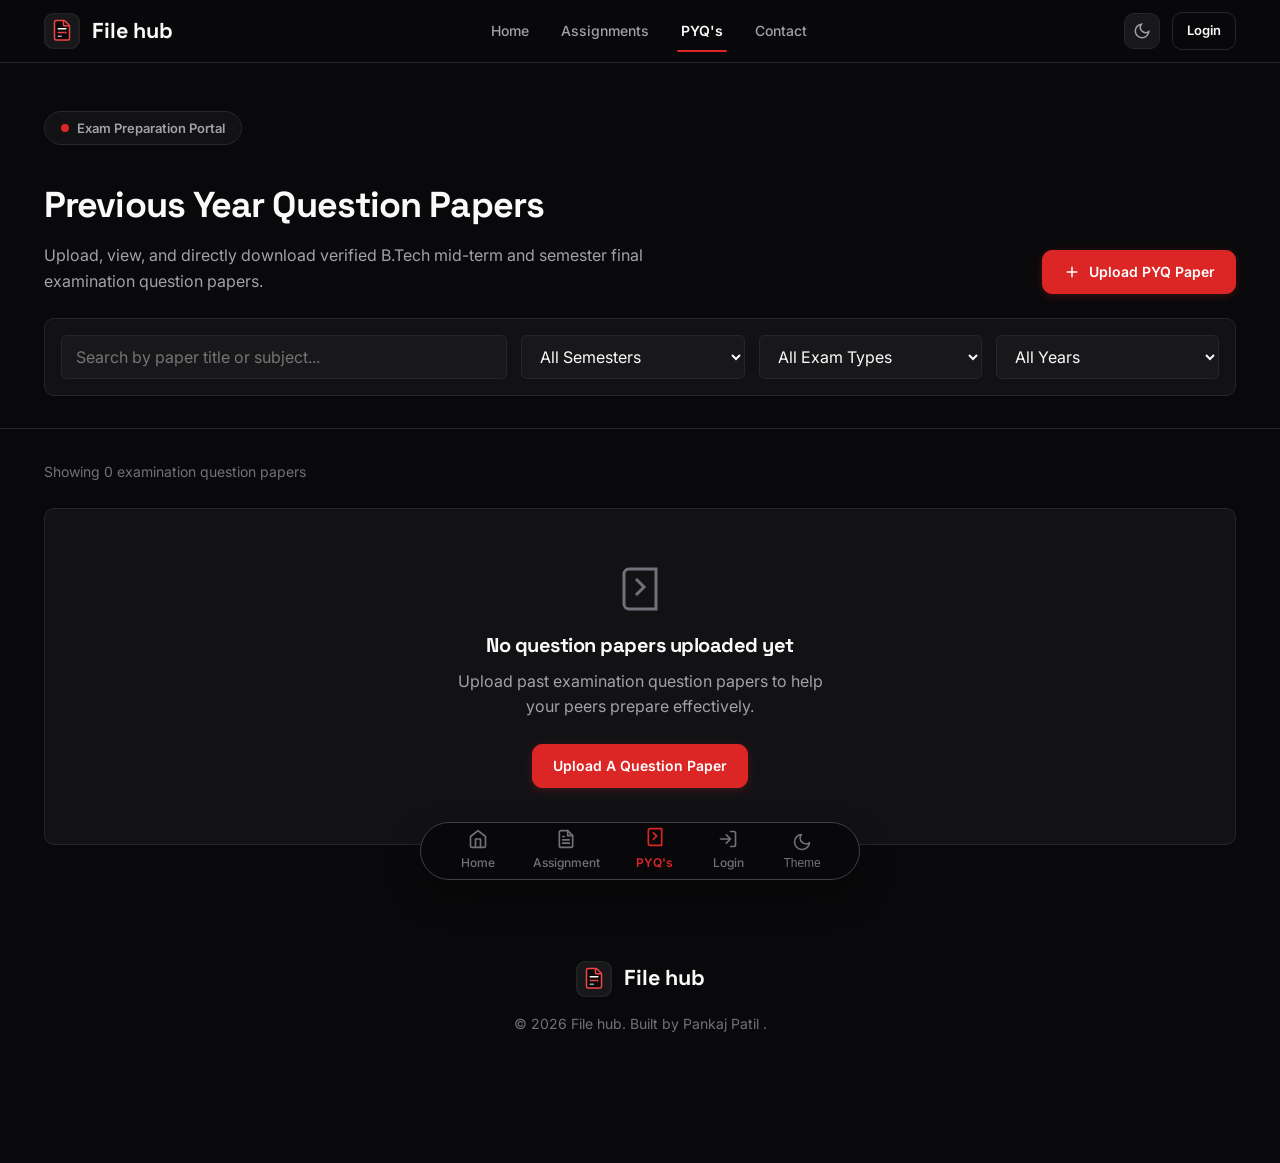
<file: pyqs.html>
<!DOCTYPE html>
<html lang="en">
<head>
  <meta charset="UTF-8" />
  <meta name="viewport" content="width=device-width, initial-scale=1.0, viewport-fit=cover" />
  <title>PYQ's Collection — File hub</title>
  <meta name="description" content="View, download, and upload official B.Tech Previous Year Question Papers (PYQs) for Mid-Sem and Final Exams." />
  <link rel="icon" href="assets/icons/logo.svg" type="image/svg+xml" />
  
  <link rel="preconnect" href="https://fonts.googleapis.com" />
  <link rel="preconnect" href="https://fonts.gstatic.com" crossorigin />
  <link href="https://fonts.googleapis.com/css2?family=Inter:wght@400;500;600;700&family=Space+Grotesk:wght@500;600;700&display=swap" rel="stylesheet" />

  <link rel="stylesheet" href="css/main.css" />
  <link rel="stylesheet" href="css/shadcn-components.css" />
  <link rel="stylesheet" href="css/animations.css" />
  <style>
    .page-hero {
      padding: 3rem 0 2rem;
      border-bottom: 1px solid var(--border-color);
    }
    @media (max-width: 640px) {
      .page-hero {
        padding: 2rem 0 1.5rem;
      }
    }
    .hero-top-row {
      display: flex;
      justify-content: space-between;
      align-items: flex-end;
      flex-wrap: wrap;
      gap: 1.25rem;
    }
    @media (max-width: 640px) {
      .hero-top-row {
        flex-direction: column;
        align-items: stretch;
      }
      .hero-top-row .btn {
        width: 100%;
      }
    }
    .filters-bar {
      display: grid;
      grid-template-columns: 2fr 1fr 1fr 1fr;
      gap: 0.875rem;
      background-color: var(--bg-card);
      border: 1px solid var(--border-color);
      border-radius: var(--radius-md);
      padding: 1rem;
      margin-top: 1.5rem;
    }
    @media (max-width: 840px) {
      .filters-bar {
        grid-template-columns: 1fr 1fr;
      }
    }
    @media (max-width: 500px) {
      .filters-bar {
        grid-template-columns: 1fr;
        padding: 0.875rem;
        gap: 0.625rem;
      }
    }
    .pyq-grid {
      display: grid;
      grid-template-columns: repeat(3, 1fr);
      gap: 1.5rem;
      margin-top: 1.5rem;
    }
    @media (max-width: 1024px) {
      .pyq-grid {
        grid-template-columns: repeat(2, 1fr);
        gap: 1.25rem;
      }
    }
    @media (max-width: 640px) {
      .pyq-grid {
        grid-template-columns: 1fr;
        gap: 1rem;
      }
    }
    .action-group {
      display: flex;
      align-items: center;
      gap: 0.5rem;
      flex-wrap: wrap;
    }
    @media (max-width: 480px) {
      .card-action-bar {
        flex-direction: column;
        align-items: stretch !important;
        gap: 0.75rem !important;
      }
      .card-action-bar .action-group {
        display: grid;
        grid-template-columns: 1fr 1fr;
        gap: 0.5rem;
        width: 100%;
      }
      .card-action-bar .action-group .btn {
        width: 100%;
        justify-content: center;
      }
    }
  </style>
</head>
<body>
  <!-- Responsive Site Header -->
  <header class="site-header">
    <div class="container nav-container">
      <a href="index.html" class="brand-logo" aria-label="File hub Homepage">
        <img src="assets/icons/logo.svg" alt="File hub Logo" width="34" height="34" class="brand-logo-img" />
        <span>File hub</span>
      </a>

      <!-- Desktop Navigation -->
      <nav class="desktop-nav" aria-label="Main Navigation">
        <a href="index.html" class="desktop-nav-link">Home</a>
        <a href="assignment.html" class="desktop-nav-link">Assignments</a>
        <a href="pyqs.html" class="desktop-nav-link active">PYQ's</a>
        <a href="index.html#contact" class="desktop-nav-link">Contact</a>
      </nav>

      <!-- Header Actions -->
      <div class="header-actions">
        <button type="button" class="header-theme-toggle" id="header-theme-btn" aria-label="Switch Theme">
          <svg class="theme-icon-sun" width="18" height="18" viewBox="0 0 24 24" fill="none" stroke="currentColor" stroke-width="2">
            <circle cx="12" cy="12" r="5"></circle>
            <line x1="12" y1="1" x2="12" y2="3"></line>
            <line x1="12" y1="21" x2="12" y2="23"></line>
            <line x1="4.22" y1="4.22" x2="5.64" y2="5.64"></line>
            <line x1="18.36" y1="18.36" x2="19.78" y2="19.78"></line>
            <line x1="1" y1="12" x2="3" y2="12"></line>
            <line x1="21" y1="12" x2="23" y2="12"></line>
            <line x1="4.22" y1="19.78" x2="5.64" y2="18.36"></line>
            <line x1="18.36" y1="5.64" x2="19.78" y2="4.22"></line>
          </svg>
          <svg class="theme-icon-moon" width="18" height="18" viewBox="0 0 24 24" fill="none" stroke="currentColor" stroke-width="2">
            <path d="M21 12.79A9 9 0 1 1 11.21 3 7 7 0 0 0 21 12.79z"></path>
          </svg>
        </button>

        <div id="header-auth-action">
          <a href="login.html" id="header-login-btn" class="btn btn-outline" style="font-size: 0.8125rem; padding: 0.35rem 0.875rem; min-height: 38px;">
            Login
          </a>
        </div>
      </div>
    </div>
  </header>

  <main>
    <section class="page-hero">
      <div class="container">
        <div class="hero-top-row">
          <div>
            <div class="hero-pill">
              <span class="hero-pill-dot"></span>
              <span>Exam Preparation Portal</span>
            </div>
            <h1 style="font-size: clamp(1.75rem, 4vw, 2.25rem); margin-top: 0.5rem; margin-bottom: 0.5rem;">Previous Year Question Papers</h1>
            <p style="color: var(--text-secondary); max-width: 38rem;">Upload, view, and directly download verified B.Tech mid-term and semester final examination question papers.</p>
          </div>
          <button id="open-upload-pyq-btn" class="btn btn-accent">
            <svg width="18" height="18" viewBox="0 0 24 24" fill="none" stroke="currentColor" stroke-width="2">
              <line x1="12" y1="5" x2="12" y2="19"></line>
              <line x1="5" y1="12" x2="19" y2="12"></line>
            </svg>
            <span>Upload PYQ Paper</span>
          </button>
        </div>

        <!-- Filters Bar -->
        <div class="filters-bar">
          <input type="text" id="pyq-search" class="input-control" placeholder="Search by paper title or subject..." />
          <select id="pyq-sem" class="input-control">
            <option value="">All Semesters</option>
            <option value="1">Semester 1</option>
            <option value="2">Semester 2</option>
            <option value="3">Semester 3</option>
            <option value="4">Semester 4</option>
            <option value="5">Semester 5</option>
            <option value="6">Semester 6</option>
            <option value="7">Semester 7</option>
            <option value="8">Semester 8</option>
          </select>
          <select id="pyq-exam" class="input-control">
            <option value="">All Exam Types</option>
            <option value="Midterm">Mid-Term Exams</option>
            <option value="Final">Semester Final Exams</option>
          </select>
          <select id="pyq-year" class="input-control">
            <option value="">All Years</option>
            <option value="2026">2026</option>
            <option value="2025">2025</option>
            <option value="2024">2024</option>
            <option value="2023">2023</option>
          </select>
        </div>
      </div>
    </section>

    <!-- Papers Grid Container -->
    <section class="section" style="padding-top: 2rem;">
      <div class="container">
        <div id="pyq-count" style="font-size: 0.875rem; color: var(--text-muted); margin-bottom: 1rem;">
          Showing examination papers
        </div>
        <div id="pyqs-grid" class="pyq-grid">
          <!-- Dynamically populated via JS -->
        </div>
      </div>
    </section>
  </main>

  <!-- Upload Modal Dialog -->
  <div id="upload-pyq-dialog" class="dialog-overlay" role="dialog" aria-modal="true" aria-labelledby="upload-pyq-dialog-title">
    <div class="dialog-container" style="max-width: 32rem;">
      <div class="dialog-header">
        <div class="dialog-title-wrap">
          <h3 id="upload-pyq-dialog-title" class="dialog-title">Upload Examination Question Paper</h3>
          <p class="dialog-subtitle">Share official Mid-Sem or Final Exam papers with immediate View and Download options.</p>
        </div>
        <button id="close-pyq-btn" class="dialog-close-btn" aria-label="Close dialog">
          <svg width="20" height="20" viewBox="0 0 24 24" fill="none" stroke="currentColor" stroke-width="2">
            <line x1="18" y1="6" x2="6" y2="18"></line>
            <line x1="6" y1="6" x2="18" y2="18"></line>
          </svg>
        </button>
      </div>
      <form id="upload-pyq-form" class="dialog-body" style="gap: 1rem;">
        <div>
          <label style="display:block; font-size: 0.8125rem; font-weight: 600; margin-bottom: 0.375rem;">Paper Title</label>
          <input type="text" id="up-pyq-title" class="input-control" placeholder="e.g. End Semester Exam 2025" required />
        </div>
        <div class="form-row-2col">
          <div>
            <label style="display:block; font-size: 0.8125rem; font-weight: 600; margin-bottom: 0.375rem;">Subject Name</label>
            <input type="text" id="up-pyq-subject" class="input-control" placeholder="e.g. Operating Systems" required />
          </div>
          <div>
            <label style="display:block; font-size: 0.8125rem; font-weight: 600; margin-bottom: 0.375rem;">Semester</label>
            <select id="up-pyq-sem" class="input-control" required>
              <option value="1">Semester 1</option>
              <option value="2">Semester 2</option>
              <option value="3">Semester 3</option>
              <option value="4" selected>Semester 4</option>
              <option value="5">Semester 5</option>
              <option value="6">Semester 6</option>
              <option value="7">Semester 7</option>
              <option value="8">Semester 8</option>
            </select>
          </div>
        </div>
        <div class="form-row-2col">
          <div>
            <label style="display:block; font-size: 0.8125rem; font-weight: 600; margin-bottom: 0.375rem;">Exam Type</label>
            <select id="up-pyq-exam" class="input-control" required>
              <option value="Final">Semester Final Exam</option>
              <option value="Midterm">Mid-Term Exam</option>
            </select>
          </div>
          <div>
            <label style="display:block; font-size: 0.8125rem; font-weight: 600; margin-bottom: 0.375rem;">Year</label>
            <select id="up-pyq-year" class="input-control" required>
              <option value="2026">2026</option>
              <option value="2025" selected>2025</option>
              <option value="2024">2024</option>
              <option value="2023">2023</option>
            </select>
          </div>
        </div>
        <div>
          <label style="display:block; font-size: 0.8125rem; font-weight: 600; margin-bottom: 0.375rem;">Select Question Paper File (PDF or Image)</label>
          <input type="file" id="up-pyq-file" class="input-control" accept=".pdf,.png,.jpg,.jpeg" required style="padding: 0.4rem;" />
        </div>
        <div id="pyq-upload-status" style="font-size: 0.875rem; color: #22c55e; display: none;">
          ✓ Question paper uploaded successfully!
        </div>
        <div class="dialog-footer" style="padding: 0.5rem 0 0 0; background: none; border: none; margin-top: 0.5rem;">
          <button type="submit" class="btn btn-accent btn-block">Publish Question Paper</button>
        </div>
      </form>
    </div>
  </div>

  <!-- Clean Footer -->
  <footer class="site-footer">
    <div class="container footer-content">
      <a href="index.html" class="brand-logo" aria-label="File hub">
        <img src="assets/icons/logo.svg" alt="File hub Logo" width="28" height="28" class="brand-logo-img" />
        <span>File hub</span>
      </a>
      <p class="footer-copyright">
        &copy; 2026 File hub. Built by Pankaj Patil .
      </p>
    </div>
  </footer>

  <!-- Fixed App-Like Bottom Navigation Bar -->
  <nav class="bottom-nav-bar" aria-label="Bottom Main Navigation">
    <div class="bottom-nav-inner">
      <a href="index.html" class="bottom-nav-item">
        <svg viewBox="0 0 24 24" fill="none" stroke="currentColor" stroke-width="2" stroke-linecap="round" stroke-linejoin="round">
          <path d="m3 9 9-7 9 7v11a2 2 0 0 1-2 2H5a2 2 0 0 1-2-2z"></path>
          <polyline points="9 22 9 12 15 12 15 22"></polyline>
        </svg>
        <span>Home</span>
      </a>

      <a href="assignment.html" class="bottom-nav-item">
        <svg viewBox="0 0 24 24" fill="none" stroke="currentColor" stroke-width="2" stroke-linecap="round" stroke-linejoin="round">
          <path d="M14 2H6a2 2 0 0 0-2 2v16a2 2 0 0 0 2 2h12a2 2 0 0 0 2-2V8z"></path>
          <polyline points="14 2 14 8 20 8"></polyline>
          <line x1="16" y1="13" x2="8" y2="13"></line>
          <line x1="16" y1="17" x2="8" y2="17"></line>
          <polyline points="10 9 9 9 8 9"></polyline>
        </svg>
        <span>Assignment</span>
      </a>

      <a href="pyqs.html" class="bottom-nav-item active">
        <svg viewBox="0 0 24 24" fill="none" stroke="currentColor" stroke-width="2" stroke-linecap="round" stroke-linejoin="round">
          <path d="M4 19.5v-15A2.5 2.5 0 0 1 6.5 2H20v20H6.5a2.5 2.5 0 0 1-2.5-2.5Z"></path>
          <polyline points="10 7 14 11 10 15"></polyline>
        </svg>
        <span>PYQ's</span>
      </a>

      <a href="login.html" id="bottom-nav-login" class="bottom-nav-item">
        <svg viewBox="0 0 24 24" fill="none" stroke="currentColor" stroke-width="2" stroke-linecap="round" stroke-linejoin="round">
          <path d="M15 3h4a2 2 0 0 1 2 2v14a2 2 0 0 1-2 2h-4M10 17l5-5-5-5M15 12H3"/>
        </svg>
        <span id="bottom-nav-login-text">Login</span>
      </a>

      <button type="button" id="bottom-nav-theme" class="bottom-nav-item" aria-label="Switch Theme">
        <svg class="theme-icon-sun" viewBox="0 0 24 24" fill="none" stroke="currentColor" stroke-width="2" stroke-linecap="round" stroke-linejoin="round">
          <circle cx="12" cy="12" r="5"></circle>
          <line x1="12" y1="1" x2="12" y2="3"></line>
          <line x1="12" y1="21" x2="12" y2="23"></line>
          <line x1="4.22" y1="4.22" x2="5.64" y2="5.64"></line>
          <line x1="18.36" y1="18.36" x2="19.78" y2="19.78"></line>
          <line x1="1" y1="12" x2="3" y2="12"></line>
          <line x1="21" y1="12" x2="23" y2="12"></line>
          <line x1="4.22" y1="19.78" x2="5.64" y2="18.36"></line>
          <line x1="18.36" y1="5.64" x2="19.78" y2="4.22"></line>
        </svg>
        <svg class="theme-icon-moon" viewBox="0 0 24 24" fill="none" stroke="currentColor" stroke-width="2" stroke-linecap="round" stroke-linejoin="round">
          <path d="M21 12.79A9 9 0 1 1 11.21 3 7 7 0 0 0 21 12.79z"></path>
        </svg>
        <span>Theme</span>
      </button>
    </div>
  </nav>

  <!-- Scripts -->
  <script src="js/firebase-config.js"></script>
  <script>
    (function() {
      // Theme Toggle Engine
      const savedTheme = localStorage.getItem('filehub_theme');
      if (savedTheme === 'light') document.documentElement.classList.add('light');
      
      function toggleTheme() {
        const isLight = document.documentElement.classList.toggle('light');
        localStorage.setItem('filehub_theme', isLight ? 'light' : 'dark');
      }

      const bottomThemeBtn = document.getElementById('bottom-nav-theme');
      const headerThemeBtn = document.getElementById('header-theme-btn');
      if (bottomThemeBtn) bottomThemeBtn.addEventListener('click', toggleTheme);
      if (headerThemeBtn) headerThemeBtn.addEventListener('click', toggleTheme);

      // Auth state checking
      const user = window.FilehubAuth ? window.FilehubAuth.getUser() : null;
      if (user) {
        const loginLink = document.getElementById('bottom-nav-login');
        const loginText = document.getElementById('bottom-nav-login-text');
        const headerLoginBtn = document.getElementById('header-login-btn');
        if (loginLink) {
          loginLink.href = 'dashboard.html';
          loginLink.setAttribute('aria-label', 'Dashboard');
        }
        if (loginText) loginText.textContent = 'Dashboard';
        if (headerLoginBtn) {
          headerLoginBtn.href = 'dashboard.html';
          headerLoginBtn.textContent = 'Dashboard';
        }
      }

      const grid = document.getElementById('pyqs-grid');
      const countEl = document.getElementById('pyq-count');
      const search = document.getElementById('pyq-search');
      const semFilter = document.getElementById('pyq-sem');
      const examFilter = document.getElementById('pyq-exam');
      const yearFilter = document.getElementById('pyq-year');

      function render() {
        const papers = window.FilehubData ? window.FilehubData.getPYQs() : [];
        const q = (search.value || '').toLowerCase().trim();
        const sem = semFilter.value;
        const exam = examFilter.value;
        const yr = yearFilter.value;

        const filtered = papers.filter(p => {
          const matchQ = !q || p.title.toLowerCase().includes(q) || p.subject.toLowerCase().includes(q);
          const matchSem = !sem || p.semester.toString() === sem;
          const matchExam = !exam || p.examType.toLowerCase() === exam.toLowerCase();
          const matchYr = !yr || p.year.toString() === yr;
          return matchQ && matchSem && matchExam && matchYr;
        });

        countEl.textContent = `Showing ${filtered.length} examination question papers`;

        if (filtered.length === 0) {
          grid.innerHTML = `
            <div style="grid-column: 1 / -1; text-align: center; padding: 3.5rem 1.5rem; background: var(--bg-card); border: 1px solid var(--border-color); border-radius: var(--radius-md);">
              <svg width="48" height="48" viewBox="0 0 24 24" fill="none" stroke="currentColor" stroke-width="1.5" style="margin: 0 auto 1rem; color: var(--text-muted);">
                <path d="M4 19.5v-15A2.5 2.5 0 0 1 6.5 2H20v20H6.5a2.5 2.5 0 0 1-2.5-2.5Z"></path>
                <polyline points="10 7 14 11 10 15"></polyline>
              </svg>
              <h3 style="font-size: 1.25rem; margin-bottom: 0.5rem;">No question papers uploaded yet</h3>
              <p style="color: var(--text-secondary); max-width: 24rem; margin: 0 auto 1.5rem;">Upload past examination question papers to help your peers prepare effectively.</p>
              <button type="button" class="btn btn-accent" onclick="document.getElementById('open-upload-pyq-btn').click()">
                Upload A Question Paper
              </button>
            </div>
          `;
          return;
        }

        grid.innerHTML = filtered.map(p => `
          <div class="card" style="padding: 1.25rem; display: flex; flex-direction: column; justify-content: space-between;">
            <div>
              <div style="display: flex; justify-content: space-between; align-items: center; margin-bottom: 0.75rem; flex-wrap: wrap; gap: 0.35rem;">
                <span class="badge">Semester ${p.semester}</span>
                <span class="badge badge-muted">${escapeHtml(p.examType)} ${p.year}</span>
              </div>
              <h3 style="font-size: 1.15rem; margin-bottom: 0.5rem; line-height: 1.35;">${escapeHtml(p.title)}</h3>
              <div style="font-size: 0.8125rem; color: var(--text-muted); margin-bottom: 0.75rem;">
                Subject: <strong style="color: var(--text-secondary);">${escapeHtml(p.subject)}</strong>
              </div>
            </div>
            
            <div class="card-action-bar">
              <span style="font-size: 0.75rem; color: var(--text-muted);">${p.fileSize ? p.fileSize + ' • ' : ''}${p.fileName ? escapeHtml(p.fileName).slice(-15) : 'PDF'}</span>
              <div class="action-group">
                <button type="button" class="btn btn-outline" style="padding: 0.35rem 0.75rem; font-size: 0.8125rem; min-height: 38px;" onclick="viewPaper('${p.id}')">
                  <svg width="14" height="14" viewBox="0 0 24 24" fill="none" stroke="currentColor" stroke-width="2">
                    <path d="M1 12s4-8 11-8 11 8 11 8-4 8-11 8-11-8-11-8z"></path>
                    <circle cx="12" cy="12" r="3"></circle>
                  </svg>
                  <span>View</span>
                </button>
                <button type="button" class="btn btn-accent" style="padding: 0.35rem 0.75rem; font-size: 0.8125rem; min-height: 38px;" onclick="downloadPaper('${p.id}')">
                  <svg width="14" height="14" viewBox="0 0 24 24" fill="none" stroke="currentColor" stroke-width="2">
                    <path d="M21 15v4a2 2 0 0 1-2 2H5a2 2 0 0 1-2-2v-4"></path>
                    <polyline points="7 10 12 15 17 10"></polyline>
                    <line x1="12" y1="15" x2="12" y2="3"></line>
                  </svg>
                  <span>Download</span>
                </button>
                ${user ? `
                  <a href="dashboard.html" class="btn btn-outline" style="padding: 0.35rem 0.55rem; font-size: 0.75rem; min-height: 38px; border-color: var(--border-strong);" title="Modify in Dashboard">
                    Edit
                  </a>
                  <button type="button" class="btn btn-outline" style="padding: 0.35rem 0.55rem; font-size: 0.75rem; min-height: 38px; color: #ef4444; border-color: rgba(220,38,38,0.3);" onclick="deletePaperInline('${p.id}', '${escapeAttr(p.title)}')">
                    Delete
                  </button>
                ` : ''}
              </div>
            </div>
          </div>
        `).join('');
      }

      window.viewPaper = function(id) {
        const item = (window.FilehubData ? window.FilehubData.getPYQs() : []).find(p => p.id === id);
        if (!item || !item.fileData) {
          alert('File data is not available.');
          return;
        }
        const win = window.open();
        if (item.fileData.startsWith('data:image')) {
          win.document.write(`<title>${escapeHtml(item.title)}</title><body style="margin:0; background:#09090b; display:flex; justify-content:center; align-items:center; min-height:100vh;"><img src="${item.fileData}" style="max-width:90vw; max-height:90vh; border-radius:8px;" /></body>`);
        } else {
          win.document.write(`<title>${escapeHtml(item.title)}</title><body style="margin:0;"><iframe src="${item.fileData}" style="width:100vw; height:100vh; border:none;"></iframe></body>`);
        }
      };

      window.downloadPaper = function(id) {
        const item = (window.FilehubData ? window.FilehubData.getPYQs() : []).find(p => p.id === id);
        if (!item || !item.fileData) {
          alert('File data is not available.');
          return;
        }
        const a = document.createElement('a');
        a.href = item.fileData;
        a.download = item.fileName || (item.title + '.pdf');
        document.body.appendChild(a);
        a.click();
        a.remove();
      };

      window.deletePaperInline = function(id, title) {
        if (confirm(`Admin Action: Are you sure you want to delete "${title}"?`)) {
          window.FilehubData.deletePYQ(id);
          render();
        }
      };

      function escapeHtml(str) {
        return (str || '').replace(/[&<>"']/g, m => ({ '&':'&amp;','<':'&lt;','>':'&gt;','"':'&quot;',"'":'&#039;' })[m]);
      }
      function escapeAttr(str) {
        return (str || '').replace(/[&<>"']/g, m => ({ '&':'&amp;','<':'&lt;','>':'&gt;','"':'&quot;',"'":'&#039;' })[m]);
      }

      search.addEventListener('input', render);
      semFilter.addEventListener('change', render);
      examFilter.addEventListener('change', render);
      yearFilter.addEventListener('change', render);

      // Upload PYQ Modal
      const modal = document.getElementById('upload-pyq-dialog');
      document.getElementById('open-upload-pyq-btn').addEventListener('click', () => {
        modal.classList.add('active');
        document.body.style.overflow = 'hidden';
      });
      document.getElementById('close-pyq-btn').addEventListener('click', () => {
        modal.classList.remove('active');
        document.body.style.overflow = '';
      });
      modal.addEventListener('click', e => { 
        if (e.target === modal) {
          modal.classList.remove('active');
          document.body.style.overflow = '';
        }
      });

      document.getElementById('upload-pyq-form').addEventListener('submit', function(e) {
        e.preventDefault();
        const fileInput = document.getElementById('up-pyq-file');
        const file = fileInput.files[0];
        if (!file) return;

        const reader = new FileReader();
        reader.onload = function(evt) {
          const newPaper = {
            id: 'pyq-' + Date.now(),
            title: document.getElementById('up-pyq-title').value.trim(),
            subject: document.getElementById('up-pyq-subject').value.trim(),
            semester: parseInt(document.getElementById('up-pyq-sem').value, 10),
            examType: document.getElementById('up-pyq-exam').value,
            year: parseInt(document.getElementById('up-pyq-year').value, 10),
            fileName: file.name,
            fileSize: (file.size / (1024 * 1024)).toFixed(1) + ' MB',
            fileData: evt.target.result,
            uploadedAt: new Date().toISOString()
          };
          window.FilehubData.addPYQ(newPaper);
          const st = document.getElementById('pyq-upload-status');
          st.style.display = 'block';
          setTimeout(() => {
            st.style.display = 'none';
            modal.classList.remove('active');
            document.body.style.overflow = '';
            document.getElementById('upload-pyq-form').reset();
            render();
          }, 800);
        };
        reader.readAsDataURL(file);
      });

      render();
    })();
  </script>
</body>
</html>
</file>
<file: css/main.css>
/* ==========================================================================
   Filehub - Core Styles & Responsive Design System Tokens
   Fully responsive across mobile (360px+), tablet, laptop, and 1440px+ desktop.
   Strict Design Rules:
     - Dark theme (Default): Red accent (#dc2626 / #ef4444) for buttons & active states
     - Light theme: Dark Gray accent (#18181b / #09090b) for buttons & active states
     - Headings: Grotesque ('Space Grotesk')
     - Body: Inter
     - Zero gradient text: solid clean typography
     - Zero CLS (Cumulative Layout Shift)
   ========================================================================== */

@import url('https://fonts.googleapis.com/css2?family=Inter:wght@400;500;600;700&family=Space+Grotesk:wght@500;600;700&display=swap');

:root {
  /* Dark Theme Tokens (Default) */
  --bg-color: #09090b;
  --bg-card: #121215;
  --bg-elevated: #18181b;
  --bg-subtle: #1c1c21;
  --border-color: #27272a;
  --border-strong: #3f3f46;
  
  --text-primary: #fafafa;
  --text-secondary: #a1a1aa;
  --text-muted: #71717a;

  /* Strict Accent Rule: Dark Mode -> Red */
  --btn-accent-bg: #dc2626;
  --btn-accent-hover: #b91c1c;
  --btn-accent-text: #ffffff;
  --btn-accent-shadow: rgba(220, 38, 38, 0.25);
  
  --badge-bg: rgba(220, 38, 38, 0.12);
  --badge-text: #f87171;
  --badge-border: rgba(220, 38, 38, 0.3);

  --font-heading: 'Space Grotesk', -apple-system, BlinkMacSystemFont, 'Segoe UI', Roboto, sans-serif;
  --font-body: 'Inter', -apple-system, BlinkMacSystemFont, 'Segoe UI', Roboto, sans-serif;

  --radius-sm: 6px;
  --radius-md: 10px;
  --radius-lg: 14px;
  --radius-full: 9999px;

  --container-max: 1240px;
}

/* Light Theme Override */
html.light {
  --bg-color: #ffffff;
  --bg-card: #f8fafc;
  --bg-elevated: #f1f5f9;
  --bg-subtle: #e2e8f0;
  --border-color: #e4e4e7;
  --border-strong: #cbd5e1;

  --text-primary: #09090b;
  --text-secondary: #475569;
  --text-muted: #64748b;

  /* Strict Accent Rule: Light Mode -> Dark Gray */
  --btn-accent-bg: #18181b;
  --btn-accent-hover: #09090b;
  --btn-accent-text: #ffffff;
  --btn-accent-shadow: rgba(24, 24, 27, 0.2);

  --badge-bg: rgba(24, 24, 27, 0.08);
  --badge-text: #18181b;
  --badge-border: rgba(24, 24, 27, 0.2);
}

/* Reset & Box Sizing */
*, *::before, *::after {
  box-sizing: border-box;
  margin: 0;
  padding: 0;
}

html {
  font-family: var(--font-body);
  background-color: var(--bg-color);
  color: var(--text-primary);
  scroll-behavior: smooth;
  -webkit-font-smoothing: antialiased;
  -moz-osx-font-smoothing: grayscale;
  overflow-x: hidden;
  width: 100%;
}

body {
  min-height: 100vh;
  min-height: 100dvh;
  display: flex;
  flex-direction: column;
  overflow-x: hidden;
  width: 100%;
  background-color: var(--bg-color);
  color: var(--text-primary);
  line-height: 1.6;
  padding-bottom: 84px; /* Clearance for mobile bottom dock & desktop floating island */
  overflow-wrap: break-word;
  word-break: normal;
}

/* Focus Visible Accessibility */
:focus-visible {
  outline: 2px solid var(--btn-accent-bg);
  outline-offset: 2px;
}

/* Solid Typography Rule (No gradient text) */
h1, h2, h3, h4, h5, h6 {
  font-family: var(--font-heading);
  color: var(--text-primary);
  font-weight: 700;
  letter-spacing: -0.025em;
  background: none !important;
  -webkit-text-fill-color: initial !important;
}

p {
  color: var(--text-secondary);
  font-size: 1rem;
  line-height: 1.6;
}

a {
  color: inherit;
  text-decoration: none;
  -webkit-tap-highlight-color: transparent;
}

img, svg, video {
  display: block;
  max-width: 100%;
  height: auto;
}

/* Container with Generous Responsive Spacing */
.container {
  width: 100%;
  max-width: var(--container-max);
  margin-left: auto;
  margin-right: auto;
  padding-left: 1.5rem;
  padding-right: 1.5rem;
}

@media (max-width: 640px) {
  .container {
    padding-left: 1rem;
    padding-right: 1rem;
  }
}

@media (max-width: 380px) {
  .container {
    padding-left: 0.75rem;
    padding-right: 0.75rem;
  }
}

/* Section Spacing */
.section {
  padding-top: 4.5rem;
  padding-bottom: 4.5rem;
  position: relative;
}

@media (max-width: 768px) {
  .section {
    padding-top: 3rem;
    padding-bottom: 3rem;
  }
}

@media (max-width: 480px) {
  .section {
    padding-top: 2.25rem;
    padding-bottom: 2.25rem;
  }
}

/* ==========================================================================
   Responsive Top Header
   Logo on left, desktop navigation in center, auth and theme actions on right
   ========================================================================== */
.site-header {
  position: sticky;
  top: 0;
  z-index: 40;
  width: 100%;
  background-color: rgba(9, 9, 11, 0.92);
  backdrop-filter: blur(14px);
  -webkit-backdrop-filter: blur(14px);
  border-bottom: 1px solid var(--border-color);
  transition: background-color 0.25s ease, border-color 0.25s ease;
}

html.light .site-header {
  background-color: rgba(255, 255, 255, 0.94);
}

.nav-container {
  display: flex;
  align-items: center;
  justify-content: space-between;
  height: 3.85rem;
}

.brand-logo {
  display: flex;
  align-items: center;
  gap: 0.75rem;
  font-family: var(--font-heading);
  font-size: 1.35rem;
  font-weight: 700;
  color: var(--text-primary);
  user-select: none;
  flex-shrink: 0;
}

.brand-logo-img {
  width: 2.25rem;
  height: 2.25rem;
  flex-shrink: 0;
  border-radius: var(--radius-sm);
}

/* Desktop Navigation (Visible on tablets & desktops >= 768px) */
.desktop-nav {
  display: none;
  align-items: center;
  gap: 1.5rem;
}

@media (min-width: 768px) {
  .desktop-nav {
    display: flex;
  }
}

.desktop-nav-link {
  font-size: 0.875rem;
  font-weight: 500;
  color: var(--text-secondary);
  transition: color 0.15s ease;
  padding: 0.35rem 0.25rem;
  position: relative;
}

.desktop-nav-link:hover,
.desktop-nav-link.active {
  color: var(--text-primary);
  font-weight: 600;
}

.desktop-nav-link.active::after {
  content: '';
  position: absolute;
  bottom: -4px;
  left: 0;
  right: 0;
  height: 2px;
  background-color: var(--btn-accent-bg);
  border-radius: var(--radius-full);
}

.header-actions {
  display: flex;
  align-items: center;
  gap: 0.75rem;
}

.header-theme-toggle {
  background: var(--bg-elevated);
  border: 1px solid var(--border-color);
  color: var(--text-secondary);
  width: 2.25rem;
  height: 2.25rem;
  border-radius: var(--radius-md);
  display: inline-flex;
  align-items: center;
  justify-content: center;
  cursor: pointer;
  transition: all 0.15s ease;
}

.header-theme-toggle:hover {
  color: var(--text-primary);
  border-color: var(--border-strong);
  background-color: var(--bg-subtle);
}

@media (max-width: 767px) {
  /* On mobile, keep header minimal (theme switch is in bottom dock) */
  .header-theme-toggle {
    display: none;
  }
}

/* ==========================================================================
   Modern Responsive Bottom Navigation Bar
   Mobile (< 768px): Fixed bottom dock with safe-area support
   Tablet/Desktop (>= 768px): Floating dynamic pill dock
   ========================================================================== */
.bottom-nav-bar {
  position: fixed;
  bottom: 0;
  left: 0;
  right: 0;
  height: 64px;
  background-color: rgba(9, 9, 11, 0.95);
  backdrop-filter: blur(16px);
  -webkit-backdrop-filter: blur(16px);
  border-top: 1px solid var(--border-color);
  z-index: 100;
  display: flex;
  align-items: center;
  justify-content: center;
  box-shadow: 0 -4px 20px rgba(0, 0, 0, 0.35);
  padding-bottom: env(safe-area-inset-bottom, 0);
  transition: transform 0.25s ease, background-color 0.25s ease, border-color 0.25s ease;
}

html.light .bottom-nav-bar {
  background-color: rgba(255, 255, 255, 0.96);
  box-shadow: 0 -4px 20px rgba(0, 0, 0, 0.08);
}

.bottom-nav-inner {
  width: 100%;
  max-width: 520px;
  display: flex;
  align-items: center;
  justify-content: space-around;
  padding: 0 0.75rem;
}

.bottom-nav-item {
  display: flex;
  flex-direction: column;
  align-items: center;
  justify-content: center;
  gap: 0.25rem;
  color: var(--text-muted);
  text-decoration: none;
  font-size: 0.75rem;
  font-weight: 500;
  padding: 0.35rem 0.65rem;
  border-radius: var(--radius-sm);
  transition: all 0.2s cubic-bezier(0.16, 1, 0.3, 1);
  background: transparent;
  border: none;
  cursor: pointer;
  min-width: 58px;
  min-height: 44px; /* Accessible 44px touch target */
  -webkit-tap-highlight-color: transparent;
}

.bottom-nav-item svg {
  width: 20px;
  height: 20px;
  stroke: currentColor;
  transition: transform 0.2s ease, stroke 0.2s ease;
}

.bottom-nav-item:hover,
.bottom-nav-item.active {
  color: var(--btn-accent-bg);
  font-weight: 600;
}

.bottom-nav-item:hover svg,
.bottom-nav-item.active svg {
  transform: translateY(-2px);
  stroke: var(--btn-accent-bg);
}

/* Tablet & Desktop: Modern Floating Glass Pill Dock */
@media (min-width: 768px) {
  .bottom-nav-bar {
    bottom: 1.25rem;
    left: 50%;
    right: auto;
    transform: translateX(-50%);
    width: auto;
    min-width: 440px;
    max-width: 520px;
    border-radius: var(--radius-full);
    border: 1px solid var(--border-strong);
    box-shadow: 0 16px 36px -8px rgba(0, 0, 0, 0.55);
    height: 58px;
    padding: 0 0.5rem;
  }
  html.light .bottom-nav-bar {
    box-shadow: 0 16px 36px -8px rgba(0, 0, 0, 0.12);
  }
}

/* Theme Icon Display */
.theme-icon-sun {
  display: none;
}
.theme-icon-moon {
  display: block;
}

html.light .theme-icon-sun {
  display: block;
}
html.light .theme-icon-moon {
  display: none;
}

/* ==========================================================================
   Hero Section
   ========================================================================== */
.hero-section {
  padding-top: 4.5rem;
  padding-bottom: 4rem;
  text-align: center;
  border-bottom: 1px solid var(--border-color);
}

@media (max-width: 768px) {
  .hero-section {
    padding-top: 3rem;
    padding-bottom: 2.75rem;
  }
}

@media (max-width: 480px) {
  .hero-section {
    padding-top: 2rem;
    padding-bottom: 2rem;
  }
}

.hero-pill {
  display: inline-flex;
  align-items: center;
  gap: 0.5rem;
  padding: 0.375rem 1rem;
  border-radius: var(--radius-full);
  background-color: var(--bg-card);
  border: 1px solid var(--border-color);
  font-size: 0.8125rem;
  font-weight: 600;
  color: var(--text-secondary);
  margin-bottom: 1.5rem;
  max-width: 100%;
}

.hero-pill-dot {
  width: 0.5rem;
  height: 0.5rem;
  border-radius: 50%;
  background-color: var(--btn-accent-bg);
  flex-shrink: 0;
}

.hero-title {
  font-size: clamp(2.25rem, 6vw, 3.5rem);
  line-height: 1.15;
  margin-bottom: 1.25rem;
  color: var(--text-primary);
  letter-spacing: -0.03em;
}

.hero-subtitle {
  font-size: clamp(1rem, 2.2vw, 1.2rem);
  max-width: 42rem;
  margin-left: auto;
  margin-right: auto;
  margin-bottom: 2.25rem;
  color: var(--text-secondary);
  line-height: 1.6;
}

.hero-actions {
  display: flex;
  flex-wrap: wrap;
  align-items: center;
  justify-content: center;
  gap: 0.875rem;
}

@media (max-width: 540px) {
  .hero-actions {
    flex-direction: column;
    width: 100%;
  }
  .hero-actions .btn {
    width: 100%;
  }
}

/* ==========================================================================
   Fields Grid Section (Zero-CLS Layout)
   ========================================================================== */
.fields-header {
  text-align: center;
  max-width: 42rem;
  margin-left: auto;
  margin-right: auto;
  margin-bottom: 3.5rem;
}

@media (max-width: 768px) {
  .fields-header {
    margin-bottom: 2.25rem;
  }
}

.section-tag {
  display: inline-block;
  font-family: var(--font-heading);
  font-size: 0.85rem;
  font-weight: 700;
  text-transform: uppercase;
  letter-spacing: 0.08em;
  color: var(--btn-accent-bg);
  margin-bottom: 0.625rem;
}

.section-title {
  font-size: clamp(1.65rem, 4vw, 2.25rem);
  margin-bottom: 0.75rem;
  line-height: 1.25;
}

/* Responsive 9-Grid Layout */
.fields-grid {
  display: grid;
  grid-template-columns: repeat(3, 1fr);
  gap: 1.75rem;
}

@media (max-width: 1024px) {
  .fields-grid {
    grid-template-columns: repeat(2, 1fr);
    gap: 1.5rem;
  }
}

@media (max-width: 640px) {
  .fields-grid {
    grid-template-columns: 1fr;
    gap: 1.25rem;
  }
}

/* ==========================================================================
   Contact Section (Above Footer)
   ========================================================================== */
.contact-section {
  background-color: var(--bg-card);
  border-top: 1px solid var(--border-color);
  border-bottom: 1px solid var(--border-color);
}

.contact-card-container {
  background-color: var(--bg-elevated);
  border: 1px solid var(--border-color);
  border-radius: var(--radius-lg);
  padding: 2.5rem;
  display: grid;
  grid-template-columns: 1.2fr 1fr;
  gap: 2.5rem;
  align-items: center;
}

@media (max-width: 860px) {
  .contact-card-container {
    grid-template-columns: 1fr;
    padding: 1.75rem;
    gap: 1.75rem;
  }
}

@media (max-width: 480px) {
  .contact-card-container {
    padding: 1.25rem;
    gap: 1.5rem;
  }
  .contact-profile-header {
    flex-direction: column;
    align-items: flex-start;
    gap: 0.75rem;
  }
}

.contact-profile-header {
  display: flex;
  align-items: center;
  gap: 1.25rem;
  margin-bottom: 1.25rem;
}

.contact-avatar {
  width: 4.25rem;
  height: 4.25rem;
  border-radius: var(--radius-md);
  background-color: var(--bg-subtle);
  border: 2px solid var(--border-color);
  display: flex;
  align-items: center;
  justify-content: center;
  font-family: var(--font-heading);
  font-size: 1.5rem;
  font-weight: 700;
  color: var(--btn-accent-bg);
  flex-shrink: 0;
}

.contact-name {
  font-size: 1.5rem;
  margin-bottom: 0.25rem;
}

.contact-role {
  font-size: 0.95rem;
  color: var(--text-secondary);
  font-weight: 500;
}

.contact-summary {
  font-size: 1.025rem;
  line-height: 1.65;
  color: var(--text-secondary);
  margin-bottom: 1.5rem;
}

.contact-details-list {
  display: flex;
  flex-direction: column;
  gap: 0.875rem;
  background-color: var(--bg-card);
  border: 1px solid var(--border-color);
  border-radius: var(--radius-md);
  padding: 1.25rem;
}

@media (max-width: 480px) {
  .contact-details-list {
    padding: 1rem;
    gap: 0.75rem;
  }
}

.contact-detail-row {
  display: flex;
  align-items: center;
  gap: 0.875rem;
  font-size: 0.95rem;
  word-break: break-all;
}

.contact-detail-icon {
  width: 1.25rem;
  height: 1.25rem;
  color: var(--btn-accent-bg);
  flex-shrink: 0;
}

.contact-detail-link {
  color: var(--text-primary);
  font-weight: 500;
  transition: color 0.2s ease;
}

.contact-detail-link:hover {
  color: var(--btn-accent-bg);
}

/* ==========================================================================
   Footer Section - Streamlined & Professional
   ========================================================================== */
.site-footer {
  padding-top: 2.75rem;
  padding-bottom: 2.75rem;
  background-color: var(--bg-color);
}

.footer-content {
  display: flex;
  flex-direction: column;
  align-items: center;
  text-align: center;
  gap: 1rem;
}

.footer-copyright {
  font-size: 0.875rem;
  color: var(--text-muted);
}
</file>
<file: css/shadcn-components.css>
/* ==========================================================================
   Filehub - Shadcn/UI Components Architecture
   Faithful recreation of shadcn/ui React components in pure modern CSS.
   Mobile-First, fully responsive, zero layout shift (CLS = 0).
   Components:
     - Card, CardMedia, CardHeader, CardTitle, CardDescription, CardContent, CardFooter
     - Button (Theme-aware: Red in Dark, Dark Gray in Light; 44px minimum touch target)
     - Badge (Pills, role badges, status tags)
     - Dialog / Modal (Accessible, 100dvh dynamic viewport height, spring zoom)
     - Responsive Data Table & Mobile Card Transformation
     - Form Controls (16px base to prevent mobile browser auto-zoom)
   ========================================================================== */

/* ==========================================================================
   1. Card Component (Zero Layout Shift)
   ========================================================================== */
.card {
  background-color: var(--bg-card);
  border: 1px solid var(--border-color);
  border-radius: var(--radius-lg);
  overflow: hidden;
  display: flex;
  flex-direction: column;
  transition: transform 0.25s cubic-bezier(0.16, 1, 0.3, 1), 
              border-color 0.25s ease, 
              box-shadow 0.25s ease;
  will-change: transform, box-shadow;
  box-shadow: 0 1px 3px 0 rgba(0, 0, 0, 0.1), 0 1px 2px -1px rgba(0, 0, 0, 0.1);
}

.card:hover {
  transform: translateY(-4px);
  border-color: var(--border-strong);
  box-shadow: 0 12px 24px -8px rgba(0, 0, 0, 0.35);
}

html.light .card:hover {
  box-shadow: 0 12px 24px -8px rgba(0, 0, 0, 0.08);
}

/* Card Media / Thumbnail (Explicit Aspect Ratio for zero CLS) */
.card-media {
  position: relative;
  width: 100%;
  aspect-ratio: 16 / 9;
  background-color: var(--bg-elevated);
  overflow: hidden;
  border-bottom: 1px solid var(--border-color);
}

.card-media img, 
.card-media svg {
  width: 100%;
  height: 100%;
  object-fit: cover;
  transition: transform 0.35s ease;
}

.card:hover .card-media img,
.card:hover .card-media svg {
  transform: scale(1.02);
}

.card-media-badge {
  position: absolute;
  top: 0.75rem;
  right: 0.75rem;
  z-index: 2;
}

/* Card Header */
.card-header {
  padding: 1.25rem 1.25rem 0.5rem 1.25rem;
  display: flex;
  flex-direction: column;
  gap: 0.375rem;
}

.card-category {
  font-size: 0.75rem;
  text-transform: uppercase;
  font-weight: 700;
  letter-spacing: 0.05em;
  color: var(--text-muted);
}

.card-title {
  font-size: 1.25rem;
  font-weight: 700;
  line-height: 1.3;
  color: var(--text-primary);
}

.card-description {
  font-size: 0.875rem;
  line-height: 1.5;
  color: var(--text-secondary);
}

/* Card Content */
.card-content {
  padding: 0.75rem 1.25rem 1.25rem 1.25rem;
  flex: 1;
  display: flex;
  flex-direction: column;
  gap: 0.875rem;
}

.distinction-box {
  background-color: var(--bg-elevated);
  border: 1px solid var(--border-color);
  border-radius: var(--radius-sm);
  padding: 0.625rem 0.75rem;
  font-size: 0.8125rem;
  color: var(--text-secondary);
  line-height: 1.45;
}

.distinction-label {
  font-weight: 600;
  color: var(--text-primary);
  margin-bottom: 0.125rem;
}

/* Skill Tags Container */
.card-skills {
  display: flex;
  flex-wrap: wrap;
  gap: 0.375rem;
}

.skill-tag {
  font-size: 0.75rem;
  font-weight: 500;
  padding: 0.2rem 0.5rem;
  border-radius: var(--radius-sm);
  background-color: var(--bg-elevated);
  color: var(--text-secondary);
  border: 1px solid var(--border-color);
}

/* Card Footer */
.card-footer {
  padding: 0 1.25rem 1.25rem 1.25rem;
  margin-top: auto;
}

@media (max-width: 480px) {
  .card-header {
    padding: 1rem 1rem 0.375rem 1rem;
  }
  .card-content {
    padding: 0.5rem 1rem 1rem 1rem;
  }
  .card-footer {
    padding: 0 1rem 1rem 1rem;
  }
}

/* ==========================================================================
   2. Button System (Touch-friendly 44px minimum height)
   Strict Accent Rule: Red in Dark Mode, Dark Gray in Light Mode
   ========================================================================== */
.btn {
  display: inline-flex;
  align-items: center;
  justify-content: center;
  gap: 0.5rem;
  font-family: var(--font-body);
  font-size: 0.875rem;
  font-weight: 600;
  line-height: 1;
  padding: 0.625rem 1.25rem;
  border-radius: var(--radius-md);
  cursor: pointer;
  border: 1px solid transparent;
  transition: all 0.2s cubic-bezier(0.16, 1, 0.3, 1);
  text-decoration: none;
  min-height: 44px; /* Accessible 44px touch target */
  user-select: none;
  -webkit-tap-highlight-color: transparent;
}

/* Accent Button */
.btn-accent {
  background-color: var(--btn-accent-bg);
  color: var(--btn-accent-text);
  border-color: var(--btn-accent-bg);
  box-shadow: 0 2px 8px var(--btn-accent-shadow);
}

.btn-accent:hover {
  background-color: var(--btn-accent-hover);
  border-color: var(--btn-accent-hover);
  transform: translateY(-1px);
}

.btn-accent:active {
  transform: translateY(0);
}

/* Outline Button */
.btn-outline {
  background-color: transparent;
  color: var(--text-primary);
  border-color: var(--border-color);
}

.btn-outline:hover {
  background-color: var(--bg-elevated);
  border-color: var(--border-strong);
  color: var(--text-primary);
}

/* Secondary Button */
.btn-secondary {
  background-color: var(--bg-elevated);
  color: var(--text-primary);
  border-color: var(--border-color);
}

.btn-secondary:hover {
  background-color: var(--bg-subtle);
  border-color: var(--border-strong);
}

/* Block Button */
.btn-block {
  width: 100%;
}

/* ==========================================================================
   3. Badge Component
   ========================================================================== */
.badge {
  display: inline-flex;
  align-items: center;
  padding: 0.25rem 0.625rem;
  border-radius: var(--radius-full);
  font-size: 0.75rem;
  font-weight: 600;
  line-height: 1;
  border: 1px solid var(--badge-border);
  background-color: var(--badge-bg);
  color: var(--badge-text);
  white-space: nowrap;
}

.badge-muted {
  background-color: var(--bg-elevated);
  color: var(--text-secondary);
  border-color: var(--border-color);
}

/* ==========================================================================
   4. Form Controls (16px base font prevents iOS mobile zoom)
   ========================================================================== */
.input-control {
  width: 100%;
  background-color: var(--bg-elevated);
  border: 1px solid var(--border-color);
  color: var(--text-primary);
  padding: 0.625rem 0.875rem;
  border-radius: var(--radius-sm);
  font-size: 1rem; /* 16px prevents iOS Safari auto-zoom */
  font-family: var(--font-body);
  outline: none;
  min-height: 44px; /* Touch target minimum */
  transition: border-color 0.15s ease, box-shadow 0.15s ease;
}

.input-control:focus {
  border-color: var(--btn-accent-bg);
  box-shadow: 0 0 0 2px var(--btn-accent-shadow);
}

.form-row-2col {
  display: grid;
  grid-template-columns: 1fr 1fr;
  gap: 0.75rem;
}

@media (max-width: 540px) {
  .form-row-2col {
    grid-template-columns: 1fr;
  }
}

/* ==========================================================================
   5. Modal / Dialog (100dvh Responsive Dynamic Viewport)
   ========================================================================== */
.dialog-overlay {
  display: none;
  position: fixed;
  inset: 0;
  z-index: 150;
  background-color: rgba(0, 0, 0, 0.8);
  backdrop-filter: blur(8px);
  -webkit-backdrop-filter: blur(8px);
  padding: 1rem;
  align-items: center;
  justify-content: center;
  overflow-y: auto;
}

.dialog-overlay.active {
  display: flex;
}

.dialog-container {
  background-color: var(--bg-card);
  border: 1px solid var(--border-color);
  border-radius: var(--radius-lg);
  width: 100%;
  max-width: 44rem;
  max-height: calc(100vh - 2rem);
  max-height: calc(100dvh - 2rem);
  display: flex;
  flex-direction: column;
  overflow: hidden;
  box-shadow: 0 25px 50px -12px rgba(0, 0, 0, 0.5);
  animation: dialogZoomIn 0.22s cubic-bezier(0.16, 1, 0.3, 1);
  margin: auto;
}

@keyframes dialogZoomIn {
  from {
    opacity: 0;
    transform: scale(0.96);
  }
  to {
    opacity: 1;
    transform: scale(1);
  }
}

.dialog-header {
  padding: 1.25rem 1.5rem;
  border-bottom: 1px solid var(--border-color);
  display: flex;
  align-items: flex-start;
  justify-content: space-between;
  gap: 1rem;
  flex-shrink: 0;
}

.dialog-title-wrap {
  display: flex;
  flex-direction: column;
  gap: 0.25rem;
}

.dialog-title {
  font-size: 1.35rem;
  font-weight: 700;
  color: var(--text-primary);
}

.dialog-subtitle {
  font-size: 0.875rem;
  color: var(--text-secondary);
}

.dialog-close-btn {
  background: var(--bg-elevated);
  border: 1px solid var(--border-color);
  color: var(--text-secondary);
  width: 2.25rem;
  height: 2.25rem;
  border-radius: var(--radius-sm);
  display: flex;
  align-items: center;
  justify-content: center;
  cursor: pointer;
  flex-shrink: 0;
  transition: all 0.15s ease;
}

.dialog-close-btn:hover {
  color: var(--text-primary);
  background-color: var(--bg-subtle);
}

.dialog-body {
  padding: 1.5rem;
  overflow-y: auto;
  display: flex;
  flex-direction: column;
  gap: 1.5rem;
  -webkit-overflow-scrolling: touch;
}

.dialog-footer {
  padding: 1rem 1.5rem;
  border-top: 1px solid var(--border-color);
  background-color: var(--bg-card);
  display: flex;
  justify-content: flex-end;
  gap: 0.5rem;
  flex-shrink: 0;
}

@media (max-width: 480px) {
  .dialog-overlay {
    padding: 0.5rem;
  }
  .dialog-container {
    max-height: calc(100dvh - 1rem);
    border-radius: var(--radius-md);
  }
  .dialog-header {
    padding: 1rem 1.125rem;
  }
  .dialog-body {
    padding: 1rem 1.125rem;
    gap: 1.125rem;
  }
  .dialog-footer {
    padding: 0.875rem 1.125rem;
  }
}

/* Roadmap Details Inside Modal */
.dialog-section-heading {
  font-family: var(--font-heading);
  font-size: 1rem;
  font-weight: 700;
  color: var(--text-primary);
  margin-bottom: 0.75rem;
  display: flex;
  align-items: center;
  gap: 0.5rem;
}

.roadmap-phase-card {
  background-color: var(--bg-elevated);
  border: 1px solid var(--border-color);
  border-radius: var(--radius-md);
  padding: 1rem 1.25rem;
  margin-bottom: 0.75rem;
}

.roadmap-phase-title {
  font-size: 0.95rem;
  font-weight: 700;
  color: var(--text-primary);
  margin-bottom: 0.375rem;
}

.roadmap-phase-desc {
  font-size: 0.875rem;
  color: var(--text-secondary);
  line-height: 1.55;
}

.dialog-projects-list {
  list-style: none;
  display: flex;
  flex-direction: column;
  gap: 0.5rem;
}

.dialog-project-item {
  display: flex;
  align-items: flex-start;
  gap: 0.625rem;
  font-size: 0.875rem;
  color: var(--text-secondary);
  background-color: var(--bg-elevated);
  border: 1px solid var(--border-color);
  padding: 0.625rem 0.875rem;
  border-radius: var(--radius-sm);
}

.dialog-project-bullet {
  width: 0.375rem;
  height: 0.375rem;
  border-radius: 50%;
  background-color: var(--btn-accent-bg);
  margin-top: 0.45rem;
  flex-shrink: 0;
}

.salary-banner {
  background-color: var(--badge-bg);
  border: 1px solid var(--badge-border);
  border-radius: var(--radius-md);
  padding: 0.875rem 1rem;
  font-size: 0.875rem;
  font-weight: 600;
  color: var(--text-primary);
}

/* ==========================================================================
   6. Responsive Data Table & Mobile Card Adaptive Layout
   ========================================================================== */
.data-table-wrap {
  background: var(--bg-card);
  border: 1px solid var(--border-color);
  border-radius: var(--radius-lg);
  overflow-x: auto;
  margin-top: 1.25rem;
  box-shadow: 0 1px 3px 0 rgba(0, 0, 0, 0.1);
  -webkit-overflow-scrolling: touch;
}

.data-table {
  width: 100%;
  border-collapse: collapse;
  text-align: left;
  font-size: 0.875rem;
}

.data-table th {
  padding: 0.875rem 1rem;
  background: var(--bg-elevated);
  color: var(--text-secondary);
  font-weight: 600;
  font-size: 0.75rem;
  text-transform: uppercase;
  letter-spacing: 0.05em;
  border-bottom: 1px solid var(--border-color);
  white-space: nowrap;
}

.data-table td {
  padding: 1rem;
  border-bottom: 1px solid var(--border-color);
  color: var(--text-primary);
  vertical-align: middle;
}

.data-table tr:last-child td {
  border-bottom: none;
}

.data-table tr:hover {
  background-color: var(--bg-subtle);
}

/* Mobile Adaptive Card Transformation (< 768px) */
@media (max-width: 768px) {
  .data-table-wrap {
    background: transparent;
    border: none;
    box-shadow: none;
    overflow-x: visible;
  }

  .data-table,
  .data-table tbody,
  .data-table tr,
  .data-table td {
    display: block;
    width: 100%;
  }

  .data-table thead {
    display: none; /* Hide tabular column headers on mobile */
  }

  .data-table tr {
    background: var(--bg-card);
    border: 1px solid var(--border-color);
    border-radius: var(--radius-lg);
    margin-bottom: 1rem;
    padding: 1.125rem;
    box-shadow: 0 2px 8px rgba(0, 0, 0, 0.15);
  }

  .data-table td {
    display: flex;
    justify-content: space-between;
    align-items: center;
    padding: 0.5rem 0;
    border-bottom: 1px solid var(--border-color);
    font-size: 0.875rem;
    text-align: right;
  }

  .data-table td:first-child {
    padding-top: 0;
    text-align: left;
    display: block;
    border-bottom: 1px solid var(--border-color);
    margin-bottom: 0.5rem;
    padding-bottom: 0.625rem;
  }

  .data-table td:first-child::before {
    display: none;
  }

  .data-table td:last-child {
    border-bottom: none;
    padding-bottom: 0;
    padding-top: 0.875rem;
    display: flex;
    justify-content: flex-end;
  }

  .data-table td::before {
    content: attr(data-label);
    font-weight: 600;
    font-size: 0.75rem;
    text-transform: uppercase;
    letter-spacing: 0.05em;
    color: var(--text-muted);
    text-align: left;
    padding-right: 0.75rem;
    flex-shrink: 0;
  }

  .table-actions {
    display: grid !important;
    grid-template-columns: 1fr 1fr;
    gap: 0.5rem;
    width: 100%;
  }

  .table-actions .btn-icon {
    width: 100%;
    justify-content: center;
    min-height: 40px;
  }
}
</file>
<file: css/animations.css>
/* ==========================================================================
   Filehub - Lightweight Entrance Animations
   Mimics Framer Motion spring physics with zero runtime bundle overhead (< 2KB).
   Respects 'prefers-reduced-motion' for accessibility and battery conservation.
   ========================================================================== */

/* Motion Container */
.motion-reveal {
  opacity: 0;
  transform: translateY(14px);
  transition: opacity 0.4s cubic-bezier(0.16, 1, 0.3, 1),
              transform 0.4s cubic-bezier(0.16, 1, 0.3, 1);
  will-change: opacity, transform;
}

.motion-reveal.is-revealed {
  opacity: 1;
  transform: translateY(0);
}

/* Staggered Grid Delays */
.motion-delay-1 { transition-delay: 0.05s; }
.motion-delay-2 { transition-delay: 0.1s; }
.motion-delay-3 { transition-delay: 0.15s; }
.motion-delay-4 { transition-delay: 0.2s; }
.motion-delay-5 { transition-delay: 0.25s; }
.motion-delay-6 { transition-delay: 0.3s; }
.motion-delay-7 { transition-delay: 0.35s; }
.motion-delay-8 { transition-delay: 0.4s; }
.motion-delay-9 { transition-delay: 0.45s; }

/* Micro-interaction for hover */
.scale-hover {
  transition: transform 0.2s cubic-bezier(0.16, 1, 0.3, 1);
}

.scale-hover:hover {
  transform: translateY(-2px);
}

/* Reduced Motion Override */
@media (prefers-reduced-motion: reduce) {
  .motion-reveal {
    opacity: 1 !important;
    transform: none !important;
    transition: none !important;
  }
  .card:hover {
    transform: none !important;
  }
}
</file>
